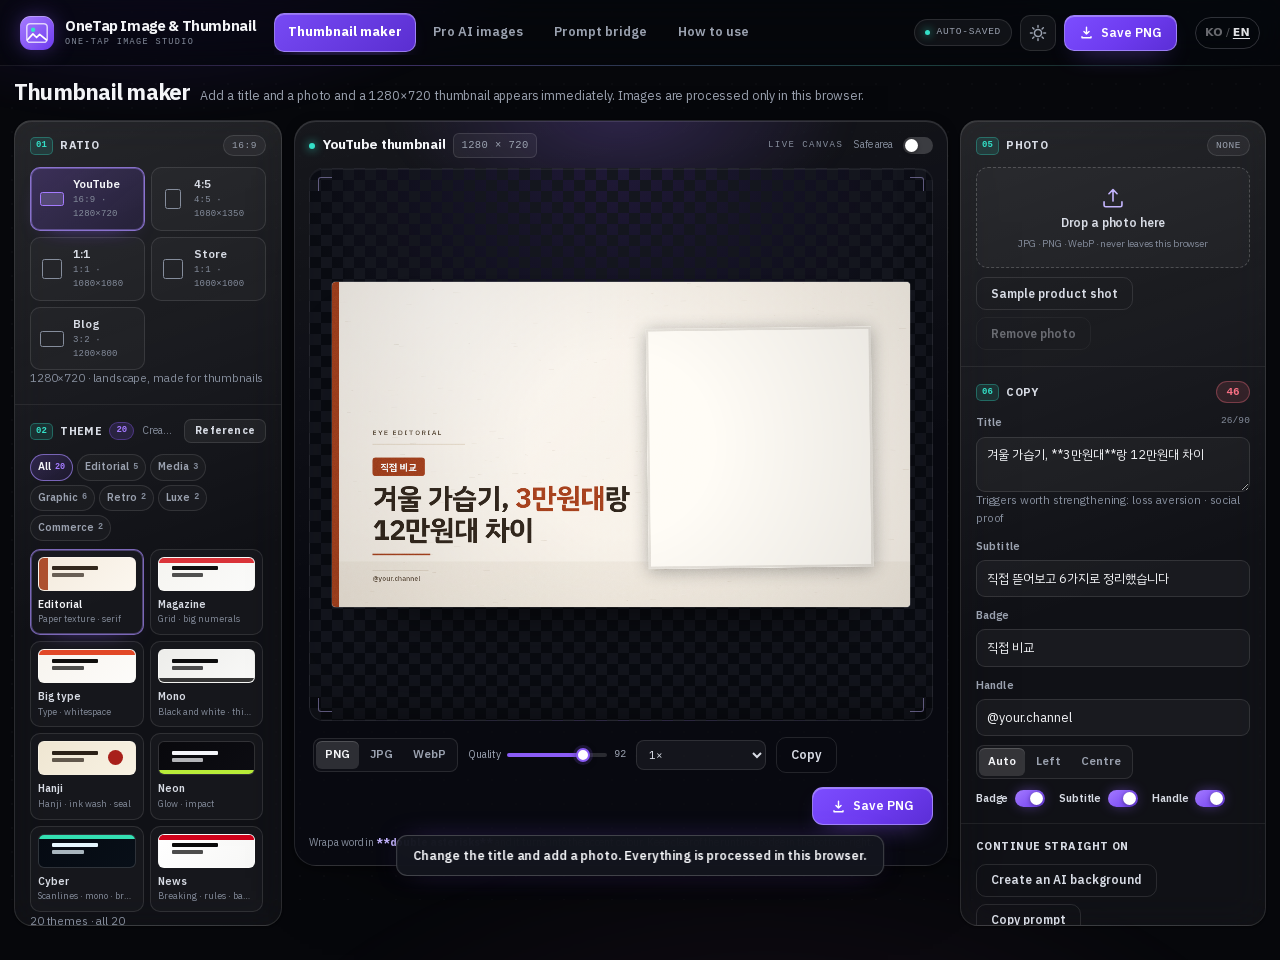
<file: index.html>
<!DOCTYPE html>
<html lang="ko">
<head>
<meta charset="utf-8" />
<meta name="viewport" content="width=device-width, initial-scale=1, viewport-fit=cover" />
<title>원탭 이미지·썸네일 스튜디오 — 사진 누끼·썸네일·AI 배경을 브라우저에서</title>
<meta name="description" content="사진 배경을 원클릭으로 투명하게 지우고, 유튜브·인스타·스마트스토어·블로그 썸네일을 실제 PNG/JPG/WebP로 저장합니다. API 키 없이 100% 무료, 유료 AI 키를 붙이면 문맥에 맞는 배경까지 자동 생성." />
<meta name="theme-color" content="#06070B" />
<meta name="color-scheme" content="dark light" />
<meta property="og:title" content="원탭 이미지·썸네일 스튜디오" />
<meta property="og:description" content="사진 누끼부터 AI 배경까지. 브라우저에서 바로 완성하는 썸네일." />
<link rel="icon" href="favicon.svg" type="image/svg+xml" />
<link rel="canonical" href="https://marcj81.github.io/ai-image-studio/" />
<meta property="og:url" content="https://marcj81.github.io/ai-image-studio/" />
<link rel="stylesheet" href="tokens.css" />
<link rel="stylesheet" href="styles.css" />
</head>
<body>
<a class="skip-link" href="#main">본문으로 바로가기</a>

<header class="topbar">
  <div class="topbar-inner">
    <a class="brand" href="#make" data-action="go-make" aria-label="원탭 이미지·썸네일 스튜디오 홈">
      <span class="brand-mark" aria-hidden="true">
        <svg viewBox="0 0 40 40" width="34" height="34">
          <defs>
            <linearGradient id="brandGrad" x1="0" y1="0" x2="1" y2="1">
              <stop offset="0" stop-color="#A47BFF" /><stop offset=".5" stop-color="#8B5CF6" /><stop offset="1" stop-color="#6D3BEF" />
            </linearGradient>
          </defs>
          <rect x="1" y="1" width="38" height="38" rx="12" fill="url(#brandGrad)" />
          <rect x="8" y="9" width="24" height="22" rx="4" fill="none" stroke="#fff" stroke-width="1.8" stroke-opacity=".72" />
          <circle cx="15.4" cy="16.2" r="2.6" fill="#34E0C8" />
          <path d="M8.6 28.2l6.6-7.1 4.3 4.2 3.6-3.7 8.1 6.6" fill="none" stroke="#fff" stroke-width="2" stroke-linecap="round" stroke-linejoin="round" />
        </svg>
      </span>
      <span class="brand-text">
        <strong>원탭 이미지·썸네일</strong>
        <small>ONE-TAP IMAGE STUDIO</small>
      </span>
    </a>

    <nav class="tabs" role="tablist" aria-label="주요 화면">
      <button class="tab is-active" role="tab" aria-selected="true" aria-controls="view-make" data-tab="make">썸네일 제작</button>
      <button class="tab" role="tab" aria-selected="false" aria-controls="view-pro" data-tab="pro">Pro AI 이미지</button>
      <button class="tab" role="tab" aria-selected="false" aria-controls="view-bridge" data-tab="bridge">프롬프트 브리지</button>
      <button class="tab" role="tab" aria-selected="false" aria-controls="view-guide" data-tab="guide">사용 안내</button>
    </nav>

    <div class="top-actions">
      <span class="save-state" id="saveState" aria-live="polite">자동 저장됨</span>
      <button type="button" class="icon-btn" id="themeToggle" aria-label="밝은 화면으로 전환" title="라이트/다크">
        <svg class="ico-sun" viewBox="0 0 20 20" width="18" height="18" aria-hidden="true"><circle cx="10" cy="10" r="4" fill="none" stroke="currentColor" stroke-width="1.7"/><path d="M10 1.6v2M10 16.4v2M1.6 10h2M16.4 10h2M4.1 4.1l1.4 1.4M14.5 14.5l1.4 1.4M15.9 4.1l-1.4 1.4M5.5 14.5l-1.4 1.4" stroke="currentColor" stroke-width="1.6" stroke-linecap="round"/></svg>
        <svg class="ico-moon" viewBox="0 0 20 20" width="18" height="18" aria-hidden="true"><path d="M16.5 12.4A7 7 0 0 1 7.6 3.5a7 7 0 1 0 8.9 8.9z" fill="none" stroke="currentColor" stroke-width="1.7" stroke-linejoin="round"/></svg>
      </button>
      <button type="button" class="btn btn-primary" id="topDownload" data-action="download">
        <svg viewBox="0 0 20 20" width="15" height="15" aria-hidden="true"><path d="M10 3v9m0 0l-3.4-3.4M10 12l3.4-3.4M4 15.6V17h12v-1.4" stroke="currentColor" stroke-width="1.9" stroke-linecap="round" stroke-linejoin="round" fill="none"/></svg>
        <span id="topDownloadLabel">PNG 저장</span>
      </button>
    </div>
  </div>
</header>

<main id="main" tabindex="-1">

  <!-- ══ 썸네일 제작 ══════════════════════════════════════ -->
  <section class="view" id="view-make" role="tabpanel" aria-label="썸네일 제작">
    <div class="studio studio--titled">
      <header class="view-head">
        <h1>썸네일 제작</h1>
        <p>제목과 사진만 넣으면 1280×720 썸네일이 바로 나옵니다. 이미지는 이 브라우저에서만 처리됩니다.</p>
      </header>

      <!-- 좌: 비율 · 테마 · 배경 -->
      <aside class="panel col-left" aria-label="비율과 배경 설정">
        <section class="block">
          <div class="panel-head">
            <h2><span class="idx">01</span> 비율</h2>
            <span class="chip" id="ratioChip">16:9</span>
          </div>
          <div class="ratio-grid" id="ratioGrid" role="radiogroup" aria-label="캔버스 비율"></div>
          <p class="hint" id="ratioHint">1280×720 · 썸네일에 꼭 맞는 가로형</p>
        </section>

        <section class="block">
          <div class="panel-head">
            <h2><span class="idx">02</span> 테마 <span class="count-badge">20</span></h2>
            <span class="head-tools"><span class="muted" id="themeName">크림 에디토리얼</span>
              <button type="button" class="mini-btn" id="refJump" title="색·구조를 레퍼런스에서 가져오기">레퍼런스</button></span>
          </div>
          <div class="cat-row" id="themeCats" role="group" aria-label="테마 카테고리"></div>
          <div class="theme-grid" id="themeGrid" role="radiogroup" aria-label="디자인 테마"></div>
          <p class="hint" id="themeHint">테마 20종 · 전체 20종</p>
        </section>

        <section class="block">
          <div class="panel-head">
            <h2><span class="idx">03</span> 배경</h2>
            <div class="seg seg-sm" id="bgSeg" role="group" aria-label="배경 소스">
              <button type="button" class="seg-btn is-active" data-bg="theme">테마</button>
              <button type="button" class="seg-btn" data-bg="color">단색</button>
              <button type="button" class="seg-btn" data-bg="image">사진</button>
            </div>
          </div>
          <div class="color-row">
            <label class="field field-color">
              <span>배경색</span>
              <span class="color-wrap"><input type="color" id="bgColor" value="#F3EADD" /><em id="bgColorVal">#F3EADD</em></span>
            </label>
            <label class="field field-color">
              <span>포인트색</span>
              <span class="color-wrap"><input type="color" id="accentColor" value="#A8431F" /><em id="accentColorVal">#A8431F</em></span>
            </label>
          </div>
          <label class="field range-field">
            <span>질감 <b id="textureVal">40</b></span>
            <input type="range" id="textureRange" min="0" max="100" value="40" />
          </label>
          <label class="field range-field">
            <span>그레인 <b id="grainVal">22</b></span>
            <input type="range" id="grainRange" min="0" max="100" value="22" />
          </label>
          <label class="field range-field">
            <span>비네트 <b id="vignetteVal">30</b></span>
            <input type="range" id="vignetteRange" min="0" max="100" value="30" />
          </label>
          <button type="button" class="btn btn-ghost btn-block" id="paletteReset">테마 색으로 되돌리기</button>
        </section>

        <section class="block" id="refBlock" aria-labelledby="refTitle">
          <div class="panel-head">
            <h2 id="refTitle"><span class="idx">04</span> 레퍼런스</h2>
            <span class="chip" id="refChip">없음</span>
          </div>
          <div class="input-inline">
            <input type="url" id="ytUrl" placeholder="youtube.com/watch?v=… · youtu.be/…" autocomplete="off" spellcheck="false" aria-label="유튜브 영상 링크" />
            <button type="button" class="btn btn-ghost btn-sm" id="ytLoad">불러오기</button>
          </div>
          <div class="ref-drop" id="refDrop" tabindex="0" role="button" aria-label="레퍼런스 이미지 업로드 또는 붙여넣기">
            <span class="ref-drop-ico" aria-hidden="true">
              <svg viewBox="0 0 24 24" width="18" height="18"><rect x="3" y="4" width="18" height="16" rx="3" fill="none" stroke="currentColor" stroke-width="1.7"/><circle cx="9" cy="9.5" r="1.8" fill="currentColor"/><path d="M4 17l5-5 3.4 3.4L15 12l5 5" fill="none" stroke="currentColor" stroke-width="1.7" stroke-linecap="round" stroke-linejoin="round"/></svg>
            </span>
            <b>레퍼런스 이미지 넣기</b>
            <small>핀터레스트 캡처·유튜브 썸네일을 끌어다 놓거나 <b>Ctrl+V</b></small>
          </div>
          <input type="file" id="refInput" accept="image/*" aria-label="레퍼런스 이미지 파일 선택" hidden />
          <div class="btn-row">
            <button type="button" class="btn btn-ghost btn-sm" id="refPasteBtn">Ctrl+V 붙여넣기</button>
            <button type="button" class="btn btn-ghost btn-sm" id="refClear" disabled>지우기</button>
          </div>
          <p class="hint" id="refStatus">핀터레스트 주소는 브라우저 보안(CORS) 때문에 직접 읽지 않습니다. 이미지를 복사해 <b>Ctrl+V</b> 하거나 올려 주세요.</p>
          <div class="ref-thumbs" id="refThumbs" hidden></div>
          <div class="ref-result" id="refResult" hidden>
            <div class="ref-swatches" id="refSwatches"></div>
            <div class="ref-meta" id="refMeta"></div>
            <div class="ref-bar" aria-hidden="true"><span id="refBarFill"></span></div>
            <label class="field">
              <span>프리셋 이름</span>
              <input type="text" id="presetName" maxlength="24" placeholder="예) 우리 채널 톤" autocomplete="off" />
            </label>
            <div class="btn-row">
              <button type="button" class="btn btn-primary btn-sm" id="refApply">디자인에 적용</button>
              <button type="button" class="btn btn-ghost btn-sm" id="refSave">프리셋 저장</button>
            </div>
            <label class="switch switch-sm ref-toggle"><input type="checkbox" id="refPromptToggle" checked /><span>Pro 프롬프트에 반영</span><i class="sw" aria-hidden="true"></i></label>
          </div>
          <div class="ref-presets" id="refPresets" hidden>
            <span class="mini-title">내 브랜드 프리셋</span>
            <div class="preset-row" id="presetRow"></div>
          </div>
        </section>

        <section class="block block-note">
          <h3 class="mini-title">이 브라우저에서만</h3>
          <p class="hint">사진과 문구는 어디에도 업로드되지 않습니다. 저장한 이미지도 이 기기에 바로 내려받습니다.</p>
        </section>
      </aside>

      <!-- 가운데: 캔버스 -->
      <section class="stage" aria-label="썸네일 미리보기">
        <div class="stage-top">
          <div class="stage-label">
            <span class="live-dot" aria-hidden="true"></span>
            <strong id="stageRatioName">유튜브 썸네일</strong>
            <span class="stage-dims" id="stageDims">1280 × 720</span>
          </div>
          <div class="stage-top-right">
            <span class="stage-kicker" aria-hidden="true">LIVE CANVAS</span>
            <span class="safe-chip" id="safeChip">안전영역</span>
            <label class="switch switch-sm" title="안전영역 표시">
              <input type="checkbox" id="safeToggle" />
              <span class="sr-only">안전영역 표시</span>
              <i class="sw" aria-hidden="true"></i>
            </label>
          </div>
        </div>

        <div class="canvas-wrap" id="canvasWrap">
          <i class="crop tl" aria-hidden="true"></i><i class="crop tr" aria-hidden="true"></i>
          <i class="crop bl" aria-hidden="true"></i><i class="crop br" aria-hidden="true"></i>
          <div class="canvas-inner" id="canvasInner">
            <canvas id="canvas" width="1280" height="720" aria-label="썸네일 미리보기 캔버스">이 브라우저는 캔버스를 지원하지 않습니다.</canvas>
          </div>
          <div class="canvas-empty" id="canvasEmpty" hidden>
            <p>사진을 넣으면 여기에 바로 합성됩니다.</p>
          </div>
        </div>

        <div class="stage-actions">
          <div class="dock-group">
            <div class="seg seg-sm" id="formatSeg" role="group" aria-label="저장 형식">
              <button type="button" class="seg-btn is-active" data-format="png">PNG</button>
              <button type="button" class="seg-btn" data-format="jpeg">JPG</button>
              <button type="button" class="seg-btn" data-format="webp">WebP</button>
            </div>
            <label class="inline-range" title="JPG·WebP 품질">
              <span>품질</span>
              <input type="range" id="qualityRange" min="60" max="100" value="92" />
              <b id="qualityVal">92</b>
            </label>
            <label class="inline-select">
              <span class="sr-only">해상도 배율</span>
              <select id="scaleSelect">
                <option value="1">1×</option>
                <option value="2">2× 고해상</option>
              </select>
            </label>
            <button type="button" class="btn btn-ghost" id="copyImage" title="이미지를 클립보드로 복사">복사</button>
          </div>
          <button type="button" class="btn btn-primary" id="downloadBtn">
            <svg viewBox="0 0 20 20" width="15" height="15" aria-hidden="true"><path d="M10 3v9m0 0l-3.4-3.4M10 12l3.4-3.4M4 15.6V17h12v-1.4" stroke="currentColor" stroke-width="1.9" stroke-linecap="round" stroke-linejoin="round" fill="none"/></svg>
            <span id="downloadLabel">PNG 저장</span>
          </button>
        </div>
        <p class="stage-note" id="stageNote">강조는 <b>**이렇게**</b> 감싸면 포인트색으로 바뀝니다. 파일명은 제목에서 자동으로 만듭니다.</p>
      </section>

      <!-- 우: 사진 · 문구 -->
      <aside class="panel col-right" aria-label="사진과 문구 설정">
        <section class="block">
          <div class="panel-head">
            <h2><span class="idx">05</span> 사진</h2>
            <span class="chip" id="photoState">없음</span>
          </div>
          <div class="dropzone" id="dropzone" tabindex="0" role="button" aria-label="사진 업로드 또는 끌어다 놓기">
            <svg viewBox="0 0 32 32" width="26" height="26" aria-hidden="true"><path d="M16 21V7m0 0l-5 5m5-5l5 5M5 22v4a2 2 0 0 0 2 2h18a2 2 0 0 0 2-2v-4" fill="none" stroke="currentColor" stroke-width="2" stroke-linecap="round" stroke-linejoin="round"/></svg>
            <strong>사진 끌어다 놓기</strong>
            <small>JPG·PNG·WebP · 이 브라우저 밖으로 나가지 않습니다</small>
          </div>
          <input type="file" id="photoInput" accept="image/*" aria-label="사진 파일 선택" hidden />
          <div class="btn-row">
            <button type="button" class="btn btn-ghost" id="sampleBtn">샘플 제품컷</button>
            <button type="button" class="btn btn-ghost" id="photoClear" disabled>사진 빼기</button>
          </div>

          <div class="cut-box" id="cutBox" hidden>
            <label class="switch"><input type="checkbox" id="cutToggle" checked /><span>배경 투명화</span><i class="sw" aria-hidden="true"></i></label>
            <div class="cut-grid">
              <label class="field">
                <span>방식</span>
                <select id="algoSelect">
                  <option value="flood">가장자리 연결 (권장)</option>
                  <option value="auto">색상 거리 전체</option>
                  <option value="light">밝은 배경 지우기</option>
                </select>
              </label>
              <label class="field">
                <span>강도 <b id="strengthVal">45</b></span>
                <input type="range" id="strengthRange" min="0" max="100" value="45" />
              </label>
              <label class="field">
                <span>허용 오차 <b id="toleranceVal">38</b></span>
                <input type="range" id="toleranceRange" min="5" max="110" value="38" />
              </label>
              <label class="field">
                <span>가장자리 부드럽게 <b id="featherVal">3</b></span>
                <input type="range" id="featherRange" min="0" max="12" value="3" />
              </label>
            </div>
            <p class="hint" id="cutStats">테두리 색을 읽어 배경을 지웁니다. 남는 부분은 허용 오차를 올리세요.</p>

            <div class="ai-cut" id="aiCutBox">
              <div class="ai-cut-head">
                <b>AI 누끼</b>
                <span class="hint" id="aiCutState">사람·사물을 인식해 배경을 지웁니다 · 사진은 전송되지 않습니다</span>
              </div>
              <div class="btn-row">
                <button type="button" class="btn btn-ghost" id="aiCutPerson">인물 누끼 (AI)</button>
                <button type="button" class="btn btn-ghost" id="aiCutObject">사물 누끼 (AI)</button>
              </div>
              <p class="hint" id="aiCutNote">처음 누를 때만 인식 엔진(약 15MB)을 이 브라우저로 받습니다. 실패하면 위 색상 방식으로 그대로 돌아갑니다.</p>
            </div>

            <div class="btn-row">
              <button type="button" class="btn btn-ghost" id="cutPreview">원본/누끼 비교</button>
              <button type="button" class="btn btn-ghost" id="bgFromPhoto">사진을 배경으로</button>
            </div>
          </div>

          <div class="subject-box" id="subjectBox" hidden>
            <label class="field range-field">
              <span>크기 <b id="scaleVal">100</b>%</span>
              <input type="range" id="subjectScale" min="20" max="190" value="100" />
            </label>
            <label class="field range-field">
              <span>가로 위치 <b id="posXVal">50</b></span>
              <input type="range" id="subjectX" min="0" max="100" value="50" />
            </label>
            <label class="field range-field">
              <span>세로 위치 <b id="posYVal">50</b></span>
              <input type="range" id="subjectY" min="0" max="100" value="50" />
            </label>
            <label class="field range-field">
              <span>그림자 <b id="shadowVal">45</b></span>
              <input type="range" id="shadowRange" min="0" max="100" value="45" />
            </label>
          </div>
        </section>

        <section class="block">
          <div class="panel-head">
            <h2><span class="idx">06</span> 문구</h2>
            <span class="score-chip" id="headlineScore" title="카피심리 엔진으로 계산한 제목 후킹 점수">–</span>
          </div>
          <label class="field">
            <span>제목 <b class="count" id="titleCount">0/90</b></span>
            <textarea id="titleInput" rows="2" maxlength="90" placeholder="예) 겨울 가습기, **3만원대**랑 12만원대 차이"></textarea>
          </label>
          <p class="hint" id="scoreTip">**강조** 문법으로 핵심 단어만 포인트색으로.</p>
          <label class="field">
            <span>부제</span>
            <input type="text" id="subInput" maxlength="70" placeholder="한 줄 설명 (선택)" autocomplete="off" />
          </label>
          <label class="field">
            <span>배지</span>
            <input type="text" id="badgeInput" maxlength="18" placeholder="예) 직접 비교" autocomplete="off" />
          </label>
          <label class="field">
            <span>핸들</span>
            <input type="text" id="handleInput" maxlength="28" placeholder="@your.channel" autocomplete="off" />
          </label>
          <div class="btn-row">
            <div class="seg seg-sm" id="alignSeg" role="group" aria-label="문구 정렬">
              <button type="button" class="seg-btn is-active" data-align="auto">자동</button>
              <button type="button" class="seg-btn" data-align="left">왼쪽</button>
              <button type="button" class="seg-btn" data-align="center">가운데</button>
            </div>
          </div>
          <div class="toggles">
            <label class="switch switch-sm"><input type="checkbox" id="showBadge" checked /><span>배지</span><i class="sw" aria-hidden="true"></i></label>
            <label class="switch switch-sm"><input type="checkbox" id="showSub" checked /><span>부제</span><i class="sw" aria-hidden="true"></i></label>
            <label class="switch switch-sm"><input type="checkbox" id="showHandle" checked /><span>핸들</span><i class="sw" aria-hidden="true"></i></label>
          </div>
        </section>

        <section class="block">
          <h3 class="mini-title">바로 이어서</h3>
          <div class="btn-row">
            <button type="button" class="btn btn-ghost" id="goPro">AI 배경 만들기</button>
            <button type="button" class="btn btn-ghost" id="goBridge">프롬프트 복사</button>
          </div>
          <p class="hint">키 없이도 지금 상태 그대로 저장할 수 있습니다.</p>
        </section>
      </aside>
    </div>
  </section>

  <!-- ══ Pro AI 이미지 ═══════════════════════════════════ -->
  <section class="view" id="view-pro" role="tabpanel" aria-label="Pro AI 이미지" hidden>
    <div class="pro-wrap">
      <header class="page-head">
        <div>
          <h1>Pro AI 이미지</h1>
          <p>제목과 주제만 넣으면 썸네일에 맞는 배경을 만들어 캔버스에 바로 얹습니다. 키는 이 탭의 세션에만 남습니다.</p>
        </div>
        <span class="pill" id="proState">무료 모드 · 키 없이 사용 중</span>
      </header>

      <section aria-labelledby="providerTitle">
        <div class="section-head">
          <h2 id="providerTitle">API 선택</h2>
          <span class="hint">1·2·3번은 대표 이미지/텍스트 API, 4번은 직접 만든 프록시 서버입니다.</span>
        </div>
        <div class="provider-grid" id="providerGrid" role="radiogroup" aria-label="Pro API 제공자"></div>
      </section>

      <div class="pro-grid">
        <section class="card" id="configCard" aria-labelledby="configTitle">
          <div class="card-head">
            <h2 id="configTitle">연결 설정</h2>
            <span class="chip" id="configChip">OpenAI</span>
          </div>
          <div id="configFields" class="config-fields">
            <p class="hint">API 키 붙여넣기 — 키는 이 탭의 세션에만 저장됩니다.</p>
          </div>
          <p class="hint" id="providerNote"></p>
          <div class="btn-row">
            <button type="button" class="btn btn-ghost" id="keyClear">키 지우기</button>
            <a class="btn btn-ghost" id="keyLink" href="https://platform.openai.com/api-keys" target="_blank" rel="noopener noreferrer">키 발급 페이지</a>
          </div>
          <p class="hint key-hint">세션 저장 · 탭을 닫으면 사라집니다. 키는 공급자에게만 직접 전송되고 이 앱의 서버로는 가지 않습니다.</p>
        </section>

        <section class="card" aria-labelledby="sceneTitle">
          <div class="card-head">
            <h2 id="sceneTitle">장면 프롬프트</h2>
            <span class="chip" id="promptAspect">16:9</span>
          </div>
          <label class="field">
            <span>주제 <b class="count">비우면 제목 사용</b></span>
            <textarea id="topicInput" rows="2" maxlength="160" placeholder="예) 겨울철 가습기 비교, 세라믹 가습기와 초음파 가습기"></textarea>
          </label>
          <div class="chip-row" id="styleChips" role="group" aria-label="이미지 스타일"></div>
          <div class="two-col">
            <label class="field">
              <span>분위기</span>
              <select id="moodSelect"></select>
            </label>
            <label class="field">
              <span>조명</span>
              <select id="lightSelect"></select>
            </label>
          </div>
          <label class="field">
            <span>추가 지시 (선택)</span>
            <input type="text" id="extraInput" maxlength="120" placeholder="예) 오크 테이블 위, 오른쪽에 여백" autocomplete="off" />
          </label>
          <div class="prompt-preview">
            <div class="prompt-preview-head">
              <span>생성될 프롬프트</span>
              <button type="button" class="mini-btn" id="promptCopy">복사</button>
            </div>
            <p id="promptPreview">제목을 입력하면 영어 프롬프트가 자동으로 만들어집니다.</p>
          </div>
        </section>
      </div>

      <section class="card run-card" aria-labelledby="runTitle">
        <div class="card-head">
          <h2 id="runTitle">생성</h2>
          <span class="chip" id="costChip">키 필요</span>
        </div>
        <div class="run-row">
          <button type="button" class="btn btn-primary btn-lg" id="generateBtn">
            <span class="spinner" aria-hidden="true"></span>
            <span id="generateLabel">AI 배경 생성</span>
          </button>
          <button type="button" class="btn btn-ghost" id="freePrompt">무료 AI로 프롬프트 다듬기</button>
          <span class="freeai-slot" id="freeBadge"></span>
          <button type="button" class="btn btn-ghost" id="sampleGenerate">키 없이 샘플로 체험</button>
          <button type="button" class="btn btn-ghost" id="cancelBtn" hidden>취소</button>
          <span class="run-status" id="runStatus" role="status" aria-live="polite">대기 중</span>
        </div>
        <div id="freeUpgrade" class="free-upgrade-slot"></div>
        <p class="hint" id="freePromptState" hidden></p>
        <ol class="run-steps" id="runSteps" hidden></ol>
        <div class="result-strip" id="resultStrip" hidden></div>
      </section>

      <section class="card tip-card">
        <h2>이미지 생성이 막힐 때</h2>
        <ul class="plain-list">
          <li><b>브라우저 직접 호출 차단(CORS)</b> — OpenAI는 브라우저에서 바로 부르면 막히는 경우가 있습니다. 그때는 4번 <b>자체 API 서버</b>에 프록시 주소를 넣으세요.</li>
          <li><b>Claude는 이미지를 그리지 않습니다</b> — 프롬프트를 고도화해 무료 모드나 구독 AI로 이어지는 용도입니다.</li>
          <li><b>결제·권한</b> — 키가 맞아도 이미지 생성 권한이나 잔액이 없으면 429가 납니다.</li>
        </ul>
      </section>
    </div>
  </section>

  <!-- ══ 프롬프트 브리지 ═════════════════════════════════ -->
  <section class="view" id="view-bridge" role="tabpanel" aria-label="프롬프트 브리지" hidden>
    <div class="pro-wrap">
      <header class="page-head">
        <div>
          <h1>프롬프트 브리지</h1>
          <p>이미 구독 중인 ChatGPT·Gemini·Midjourney에 그대로 붙여넣고, 받은 이미지를 다시 여기로 가져오면 끝납니다.</p>
        </div>
        <span class="pill">키 0원</span>
      </header>

      <div class="bridge-grid">
        <section class="card">
          <div class="card-head">
            <h2>1 · 프롬프트 복사</h2>
            <span class="chip" id="bridgeAspect">16:9</span>
          </div>
          <div class="seg" id="bridgeToolSeg" role="group" aria-label="복사할 도구">
            <button type="button" class="seg-btn is-active" data-tool="chatgpt">ChatGPT</button>
            <button type="button" class="seg-btn" data-tool="gemini">Gemini</button>
            <button type="button" class="seg-btn" data-tool="midjourney">Midjourney</button>
            <button type="button" class="seg-btn" data-tool="negative">네거티브</button>
          </div>
          <pre class="prompt-box" id="bridgePrompt" tabindex="0">제목을 먼저 입력하세요.</pre>
          <div class="btn-row">
            <button type="button" class="btn btn-primary" id="bridgeCopy">프롬프트 복사</button>
            <button type="button" class="btn btn-ghost" id="bridgeRefresh">다시 만들기</button>
          </div>
          <p class="hint">“이미지에 글자를 넣지 마세요”가 프롬프트에 포함되어 한글 제목은 캔버스에서 얹습니다.</p>
        </section>

        <section class="card">
          <div class="card-head">
            <h2>2 · 받은 이미지 가져오기</h2>
            <span class="chip">배경으로</span>
          </div>
          <div class="dropzone dropzone-tall" id="bridgeDrop" tabindex="0" role="button" aria-label="AI가 만든 이미지 업로드">
            <svg viewBox="0 0 32 32" width="28" height="28" aria-hidden="true"><rect x="5" y="6" width="22" height="20" rx="3" fill="none" stroke="currentColor" stroke-width="2"/><circle cx="12" cy="13" r="2.2" fill="currentColor"/><path d="M6.5 23l6.4-6.6 4 3.9 3.5-3.5 5.6 6.2" fill="none" stroke="currentColor" stroke-width="2" stroke-linecap="round" stroke-linejoin="round"/></svg>
            <strong>AI 결과 이미지 끌어다 놓기</strong>
            <small>배경 레이어에 바로 깔리고, 위에 제목이 얹힙니다</small>
          </div>
          <input type="file" id="bridgeInput" accept="image/*" aria-label="프롬프트 브리지로 받은 이미지 선택" hidden />
          <div class="btn-row">
            <button type="button" class="btn btn-ghost" id="bridgeToMake">썸네일 화면으로</button>
          </div>
          <p class="hint" id="bridgeStatus">아직 가져온 이미지가 없습니다.</p>
        </section>
      </div>

      <section class="card">
        <div class="card-head"><h2>3 · 붙여넣는 곳</h2></div>
        <div class="link-grid">
          <a class="link-card" href="https://chatgpt.com/" target="_blank" rel="noopener noreferrer"><b>ChatGPT</b><span>이미지 생성 · DALL·E</span></a>
          <a class="link-card" href="https://gemini.google.com/" target="_blank" rel="noopener noreferrer"><b>Gemini</b><span>Imagen 이미지 생성</span></a>
          <a class="link-card" href="https://www.midjourney.com/" target="_blank" rel="noopener noreferrer"><b>Midjourney</b><span>--ar 파라미터 포함</span></a>
          <a class="link-card" href="https://www.adobe.com/products/firefly.html" target="_blank" rel="noopener noreferrer"><b>Adobe Firefly</b><span>상업적 사용 안전</span></a>
        </div>
      </section>
    </div>
  </section>

  <!-- ══ 사용 안내 ═══════════════════════════════════════ -->
  <section class="view" id="view-guide" role="tabpanel" aria-label="사용 안내" hidden>
    <div class="pro-wrap">
      <header class="page-head">
        <div>
          <h1>사용 안내</h1>
          <p>무료 모드는 끝까지 무료입니다. 키를 붙이는 순간에만 Pro 기능이 열립니다.</p>
        </div>
        <span class="pill">무료 · 서버 없음</span>
      </header>

      <div class="guide-grid">
        <section class="card">
          <h2>무료 모드로 되는 일</h2>
          <ul class="check-list">
            <li>유튜브 16:9, 인스타·스레드 4:5, 정사각, 스마트스토어 1000×1000, 블로그 1200×800</li>
            <li>사진을 넣고 테두리 색을 읽어 배경을 투명하게 (강도·오차·페더 조절)</li>
            <li>테마 20종(에디토리얼·미디어·그래픽·레트로·럭스·커머스)의 질감·프레임·배지·한글 타이포 자동 배치</li>
            <li>유튜브 링크·레퍼런스 이미지(Ctrl+V)에서 색·톤·구조를 읽어 디자인에 적용, 내 브랜드 프리셋 저장</li>
            <li>PNG / JPG / WebP 저장, 2배 해상도 저장</li>
            <li>구독 AI에 붙일 이미지 프롬프트 생성·복사</li>
          </ul>
        </section>
        <section class="card">
          <h2>키를 붙이면 열리는 일</h2>
          <ul class="check-list">
            <li>OpenAI(gpt-image-1·DALL·E 3) · Gemini(Imagen 3)로 배경 생성</li>
            <li>생성한 이미지를 캔버스 배경에 자동 삽입</li>
            <li>Claude로 프롬프트를 더 정교하게 다듬기</li>
            <li>자체 API 서버(프록시) 연결</li>
          </ul>
          <p class="hint">이미지 1장당 비용은 공급자 가격표에 따릅니다. 앱은 결제를 대신하지 않습니다.</p>
        </section>
      </div>

      <section class="card">
        <h2>레퍼런스 벤치마킹</h2>
        <div class="faq">
          <details open><summary>유튜브 링크로 썸네일 분석</summary><p>youtube.com/watch?v=… · youtu.be/… · /shorts/… 주소를 넣으면 공식 썸네일을 불러와 <b>배경색·포인트색·글자색, 밝기(다크/라이트/비비드), 텍스트 배치 구조</b>를 읽습니다. 화질이 없으면 기본 썸네일로 자동 대체합니다.</p></details>
          <details><summary>핀터레스트 주소를 넣으면 왜 안 되나요?</summary><p>핀터레스트는 다른 사이트가 이미지를 읽어 가지 못하게 막아 둡니다(CORS). 정적 웹앱에서는 주소만으로 픽셀을 읽을 수 없습니다. 이미지를 <b>길게 눌러 복사한 뒤 Ctrl+V</b> 하거나 캡처해서 올리면 바로 분석합니다.</p></details>
          <details><summary>적용하면 무엇이 바뀌나요?</summary><p>추출한 배경색·포인트색으로 캔버스 색을 바꾸고, 가장 비슷한 테마를 고른 뒤 <b>텍스트·피사체 배치(좌측/우측/중앙/하단 바/상하 분할)</b>를 그 구조로 옮깁니다. 프리셋으로 저장하면 다음에 한 번에 불러옵니다.</p></details>
          <details><summary>프롬프트에도 반영되나요?</summary><p>‘Pro 프롬프트에 반영’이 켜져 있으면 AI 배경 프롬프트 끝에 레퍼런스의 색·구도·질감 지시가 영어로 붙습니다. 프롬프트 브리지의 ChatGPT·Gemini·Midjourney 문장에도 함께 들어갑니다.</p></details>
        </div>
      </section>

      <section class="card">
        <h2>사진 누끼가 잘 안 될 때</h2>
        <div class="faq">
          <details><summary>배경이 남아 있어요</summary><p>허용 오차를 5~10씩 올리고, 방식은 <b>가장자리 색 자동</b>을 먼저 시도하세요. 배경과 비슷한 색이 피사체 안에 많다면 <b>배경과 연결된 영역만</b>이 안전합니다.</p></details>
          <details><summary>피사체 가장자리가 하얗게 파여요</summary><p>페더를 4~6으로 올리고 강도를 35~45로 낮추세요. 허용 오차가 너무 높으면 피사체가 함께 지워집니다.</p></details>
          <details><summary>흰 배경 제품 사진이에요</summary><p><b>밝은 배경 지우기</b>가 가장 빠릅니다. 제품에 흰 부분이 많다면 <b>배경과 연결된 영역만</b>으로 바꾸세요.</p></details>
          <details><summary>누끼 이미지는 어디에 저장되나요?</summary><p>메모리에만 있습니다. 새로고침하면 사라지고, 서버로 전송되지 않습니다.</p></details>
        </div>
      </section>

      <section class="card">
        <h2>안전하게 쓰는 법</h2>
        <ul class="plain-list">
          <li>API 키는 <b>sessionStorage</b>에만 저장됩니다. 공용 PC에서는 탭을 닫으면 사라집니다.</li>
          <li>키가 필요 없는 작업은 키를 넣지 않아도 전부 됩니다.</li>
          <li>이 앱에는 서버가 없습니다. 이미지와 문구는 이 브라우저에서만 처리됩니다.</li>
          <li>사람 얼굴이 포함된 사진을 외부 AI에 올릴 때는 초상권·초상 사용 범위를 확인하세요.</li>
          <li>AI로 만든 이미지를 상업적으로 쓸 때는 각 공급자의 약관을 확인하세요.</li>
        </ul>
      </section>

      <section class="card meta-card">
        <h2>만든 것</h2>
        <p class="hint">원탭 이미지·썸네일 스튜디오 v2.0 · 순수 HTML/CSS/JS, 빌드 없음 · 폰트 IBM Plex Sans KR(로컬) · 카피심리·디자인 레퍼런스·레퍼런스 벤치마킹 엔진 내장.</p>
        <p class="hint">버전 2.0.0 · <a href="privacy.html">개인정보 처리방침</a></p>
      </section>
    </div>
  </section>
</main>

<div class="toast" id="toast" role="status" aria-live="polite" hidden></div>

<script src="engines/design-ref-engine.js"></script>
<script src="engines/free-ai.js"></script>
<script src="engines/copy-psych-engine.js"></script>
<script src="core.js"></script>
<script src="app.js"></script>
<script src="i18n.js"></script>
</body>
</html>
</file>
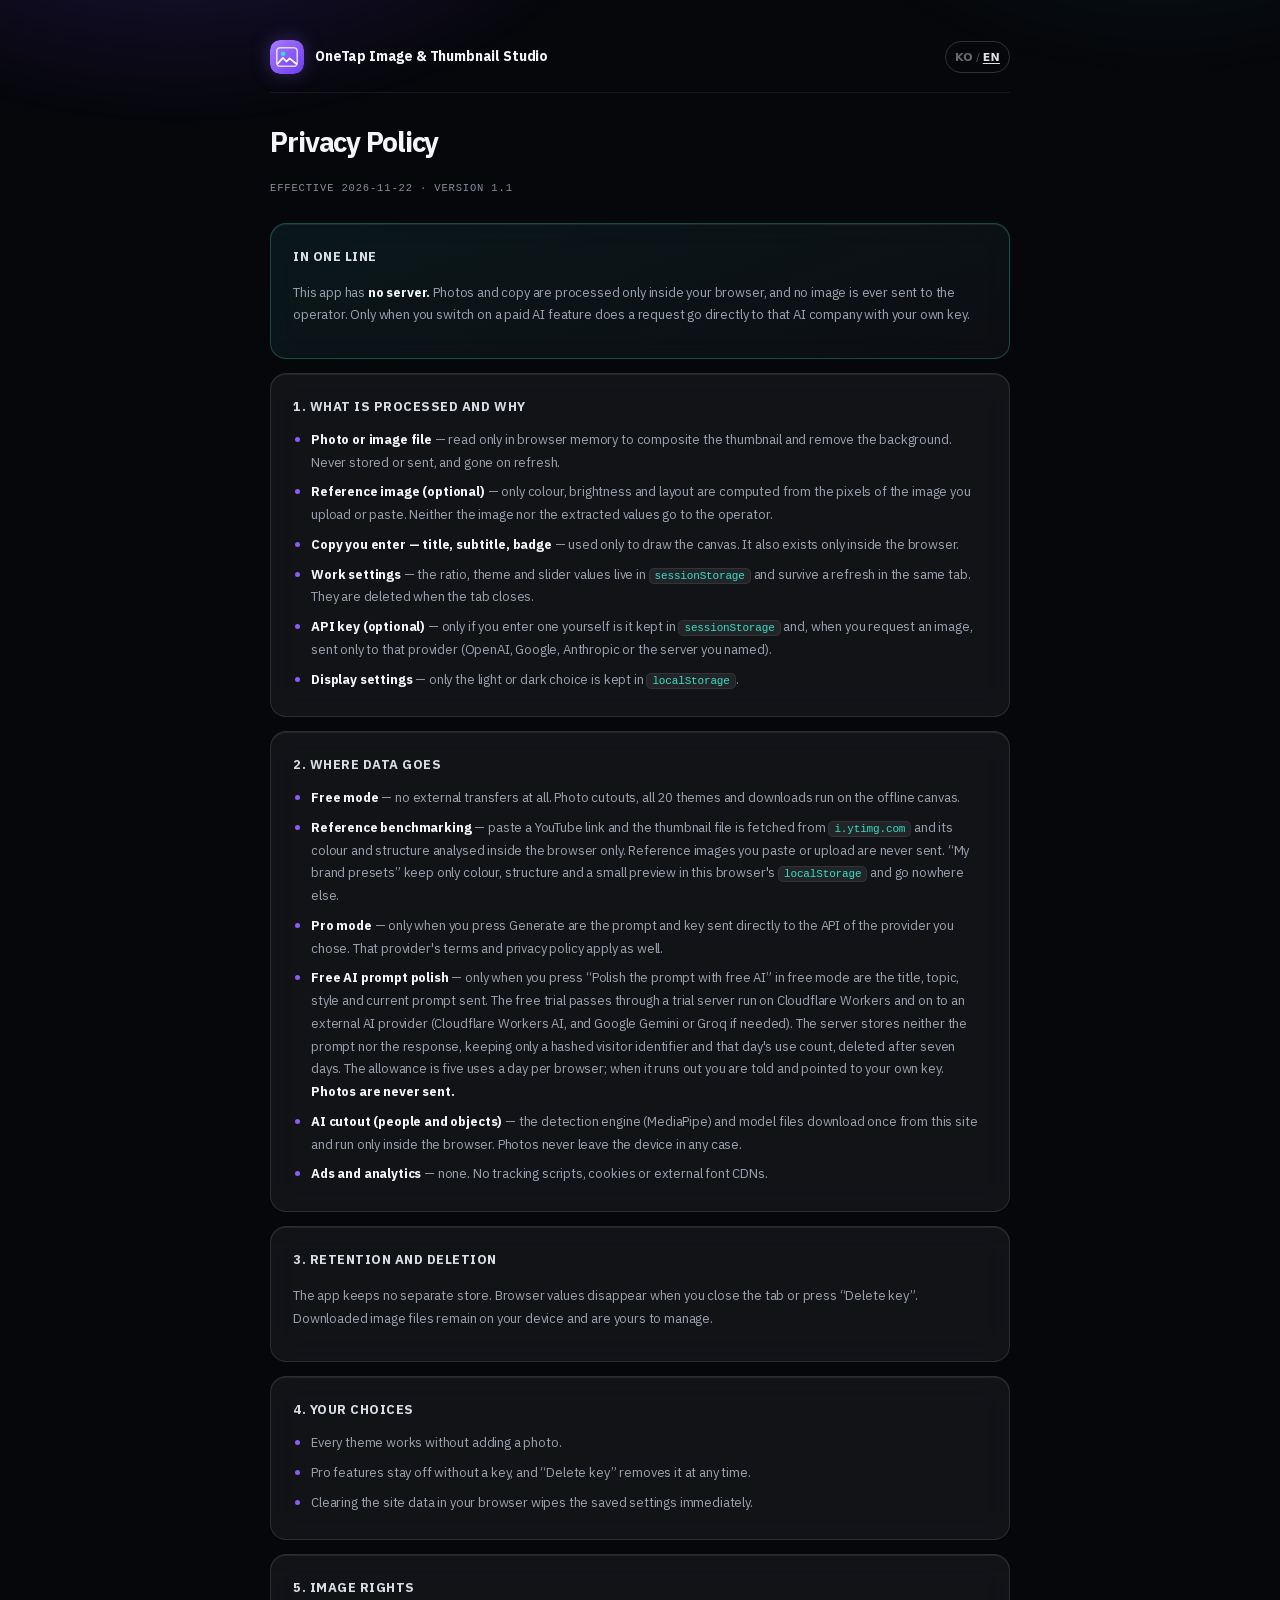
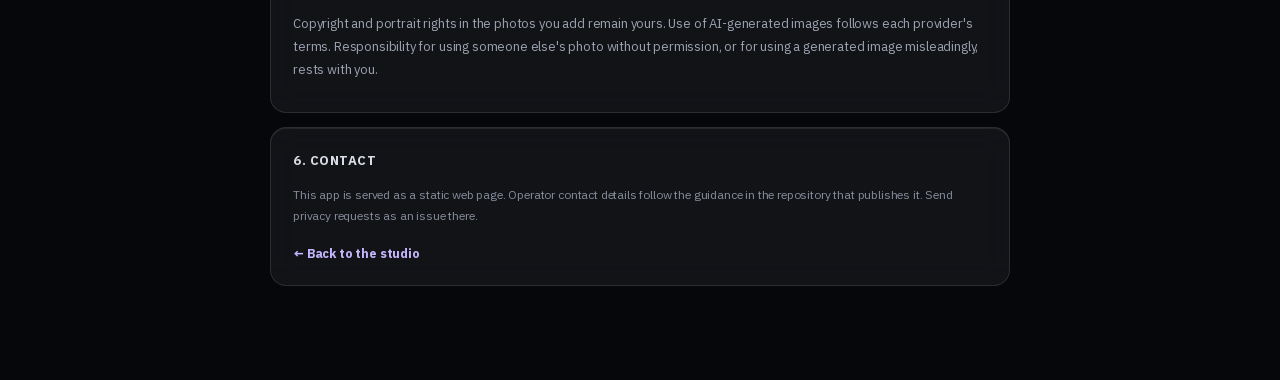
<file: privacy.html>
<!DOCTYPE html>
<html lang="ko">
<head>
<meta charset="utf-8" />
<meta name="viewport" content="width=device-width, initial-scale=1" />
<title>개인정보 처리방침 — 원탭 이미지·썸네일 스튜디오</title>
<meta name="description" content="원탭 이미지·썸네일 스튜디오는 서버가 없습니다. 사진과 문구는 브라우저 안에서만 처리되고, API 키는 탭 세션에만 저장됩니다." />
<meta name="robots" content="index,follow" />
<meta name="theme-color" content="#06070B" />
<link rel="icon" href="favicon.svg" type="image/svg+xml" />
<link rel="canonical" href="https://marcj81.github.io/ai-image-studio/privacy.html" />
<style>
  :root {
    color-scheme: dark;
    --canvas: #06070B; --glass: rgba(255,255,255,.05); --glass-2: rgba(255,255,255,.085);
    --edge: rgba(255,255,255,.11); --hair: rgba(255,255,255,.07);
    --ink: #F4F5F8; --ink2: #D8DCE5; --ink3: #9BA2B0; --ink4: #858D9C;
    --violet: #8B5CF6; --violet-ink: #C4B5FD; --teal: #34E0C8;
    --font: 'PlexKR', -apple-system, BlinkMacSystemFont, 'Apple SD Gothic Neo', 'Malgun Gothic', 'Segoe UI', sans-serif;
    --mono: ui-monospace, SFMono-Regular, Menlo, Consolas, monospace;
  }
  @font-face {
    font-family: 'PlexKR';
    src: url('assets/fonts/plexkr-Regular.woff2') format('woff2');
    font-weight: 400; font-style: normal; font-display: swap;
  }
  @font-face {
    font-family: 'PlexKR';
    src: url('assets/fonts/plexkr-Bold.woff2') format('woff2');
    font-weight: 700 900; font-style: normal; font-display: swap;
  }
  * { box-sizing: border-box; }
  body {
    margin: 0; min-height: 100vh; overflow-x: hidden;
    background: var(--canvas); color: var(--ink); font-family: var(--font);
    line-height: 1.75; letter-spacing: -.01em;
    -webkit-font-smoothing: antialiased;
  }
  body::before {
    content: ''; position: fixed; inset: -20% -10%; z-index: -1; pointer-events: none;
    background:
      radial-gradient(44% 34% at 20% 0%, rgba(109,59,239,.28), transparent 70%),
      radial-gradient(34% 26% at 84% 2%, rgba(52,224,200,.08), transparent 70%);
    filter: blur(8px);
  }
  .wrap { max-width: 780px; margin: 0 auto; padding: 40px 20px 80px; }
  header {
    display: flex; align-items: center; gap: 11px; margin-bottom: 26px;
    padding-bottom: 18px; border-bottom: 1px solid var(--hair);
  }
  header img {
    width: 34px; height: 34px; border-radius: 10px;
    box-shadow: 0 0 22px -6px rgba(139,92,246,.8);
  }
  header a { color: var(--ink); text-decoration: none; font-weight: 700; font-size: 14px; }
  header a:hover { color: var(--violet-ink); }
  h1 { font-size: 28px; letter-spacing: -.04em; margin: 0 0 6px; }
  .meta {
    font-family: var(--mono); font-size: 10.5px; letter-spacing: .08em;
    text-transform: uppercase; color: var(--ink4); margin-bottom: 26px;
  }
  .card {
    background: var(--glass); border: 1px solid var(--edge); border-radius: 16px;
    padding: 22px 22px 18px; margin-bottom: 14px;
    backdrop-filter: blur(14px);
    box-shadow: inset 0 1px 0 rgba(255,255,255,.08);
  }
  h2 {
    font-size: 13px; margin: 0 0 10px; letter-spacing: .04em;
    text-transform: uppercase; color: var(--ink2);
  }
  p, li { font-size: 13px; color: var(--ink3); line-height: 1.75; }
  p b, li b { color: var(--ink); }
  ul { padding-left: 18px; margin: 8px 0 0; }
  li { margin-bottom: 7px; }
  li::marker { color: var(--violet); }
  a { color: var(--violet-ink); }
  .back {
    display: inline-block; margin-top: 4px; font-size: 12.5px; font-weight: 600;
    text-decoration: none; color: var(--violet-ink);
  }
  .back:hover { text-decoration: underline; text-underline-offset: 2px; }
  .small { font-size: 12px; color: var(--ink4); }
  code {
    background: rgba(255,255,255,.07); border: 1px solid var(--hair);
    padding: 1px 5px; border-radius: 5px; font-family: var(--mono); font-size: 11px;
    color: var(--teal);
  }
  .one-line {
    border-color: rgba(52,224,200,.28);
    background: linear-gradient(160deg, rgba(52,224,200,.08), rgba(255,255,255,.03));
  }
</style>
</head>
<body>
<div class="wrap">
  <header>
    <img src="favicon.svg" alt="" />
    <a href="./">원탭 이미지·썸네일 스튜디오</a>
  </header>

  <h1>개인정보 처리방침</h1>
  <p class="meta">시행일 2026-11-22 · 버전 1.1</p>

  <div class="card one-line">
    <h2>한 줄 요약</h2>
    <p>이 앱은 <b>서버가 없습니다.</b> 사진과 문구는 사용자의 브라우저 안에서만 처리되고, 어떤 이미지도 운영자에게 전송되지 않습니다. 유료 AI 기능을 켤 때만 사용자의 키로 해당 AI 회사에 직접 요청합니다.</p>
  </div>

  <div class="card">
    <h2>1. 처리하는 정보와 목적</h2>
    <ul>
      <li><b>사진·이미지 파일</b> — 썸네일 합성과 배경 투명화를 위해 브라우저 메모리에서만 읽습니다. 저장·전송하지 않으며 새로고침하면 사라집니다.</li>
      <li><b>레퍼런스 이미지(선택)</b> — 업로드·붙여넣기한 이미지의 픽셀에서 색·밝기·배치만 계산합니다. 이미지 자체나 추출값을 운영자에게 보내지 않습니다.</li>
      <li><b>제목·부제·배지 등 입력 문구</b> — 캔버스에 그리는 데만 사용합니다. 역시 브라우저 안에서만 존재합니다.</li>
      <li><b>작업 설정</b> — 비율·테마·슬라이더 값은 <code>sessionStorage</code>에 저장되어 같은 탭에서 새로고침해도 유지됩니다. 탭을 닫으면 삭제됩니다.</li>
      <li><b>API 키(선택)</b> — 사용자가 직접 입력한 경우에만 <code>sessionStorage</code>에 보관하며, 이미지 생성 요청 시 해당 공급자(OpenAI·Google·Anthropic 또는 사용자가 지정한 서버)로만 전송됩니다.</li>
      <li><b>화면 표시 설정</b> — 라이트/다크 선택만 <code>localStorage</code>에 저장합니다.</li>
    </ul>
  </div>

  <div class="card">
    <h2>2. 전송되는 곳</h2>
    <ul>
      <li><b>무료 모드</b> — 외부 전송이 전혀 없습니다. 사진 누끼, 테마 20종, 다운로드 모두 오프라인 캔버스로 동작합니다.</li>
      <li><b>레퍼런스 벤치마킹</b> — 유튜브 링크를 넣으면 썸네일 파일을 <code>i.ytimg.com</code>에서 받아와 브라우저 안에서만 색·구조를 분석합니다. 붙여넣기·업로드한 레퍼런스 이미지는 전송되지 않습니다. ‘내 브랜드 프리셋’은 색·구조·작은 미리보기만 이 브라우저의 <code>localStorage</code>에 저장되고, 다른 곳으로 보내지 않습니다.</li>
      <li><b>Pro 모드</b> — 사용자가 ‘생성’ 버튼을 누를 때만, 사용자가 고른 공급자의 API로 프롬프트와 키가 직접 전송됩니다. 이때 해당 공급자의 약관·개인정보 처리방침이 함께 적용됩니다.</li>
      <li><b>무료 AI 프롬프트 다듬기</b> — 무료 모드에서 ‘무료 AI로 프롬프트 다듬기’를 누를 때만 제목·주제·스타일·현재 프롬프트가 전송됩니다. 무료 체험은 Cloudflare Workers로 운영하는 무료 체험 서버를 거쳐 외부 AI 제공자(Cloudflare Workers AI, 필요하면 Google Gemini·Groq)로 전송됩니다. 서버는 프롬프트와 응답 본문을 저장하지 않고, 방문자 구분용 해시값과 그날의 사용 횟수만 남깁니다(7일 뒤 삭제). 하루 무료 횟수는 브라우저당 5회이며, 다 쓰면 안내와 함께 내 키 연결로 넘깁니다. <b>사진은 전송되지 않습니다.</b></li>
      <li><b>AI 누끼(인물·사물)</b> — 인식 엔진(MediaPipe)과 모델 파일을 이 사이트에서 한 번 받아 브라우저 안에서만 실행합니다. 사진은 어떤 경우에도 외부로 나가지 않습니다.</li>
      <li><b>광고·분석</b> — 없습니다. 추적 스크립트, 쿠키, 외부 폰트 CDN을 사용하지 않습니다.</li>
    </ul>
  </div>

  <div class="card">
    <h2>3. 보관과 파기</h2>
    <p>앱은 별도 보관소를 운영하지 않습니다. 브라우저 저장값은 사용자가 탭을 닫거나 ‘키 지우기’를 누르면 사라집니다. 다운로드한 이미지 파일은 사용자의 기기에 남으며, 그 관리 책임은 사용자에게 있습니다.</p>
  </div>

  <div class="card">
    <h2>4. 사용자의 선택</h2>
    <ul>
      <li>사진을 넣지 않고도 모든 테마를 사용할 수 있습니다.</li>
      <li>Pro 기능은 키를 넣지 않으면 작동하지 않으며, 언제든 ‘키 지우기’로 제거할 수 있습니다.</li>
      <li>브라우저의 사이트 데이터 삭제 기능으로 저장된 설정을 즉시 지울 수 있습니다.</li>
    </ul>
  </div>

  <div class="card">
    <h2>5. 이미지 권리</h2>
    <p>사용자가 넣은 사진의 저작권·초상권은 사용자에게 있습니다. AI로 생성한 이미지의 사용 조건은 각 공급자의 약관을 따릅니다. 타인의 사진을 무단으로 사용하거나, 생성 이미지를 오해하게 쓰는 책임은 사용자에게 있습니다.</p>
  </div>

  <div class="card">
    <h2>6. 문의</h2>
    <p class="small">이 앱은 정적 웹페이지로 배포됩니다. 운영자 연락처는 배포한 저장소의 안내를 따릅니다. 개인정보 관련 요청은 해당 저장소의 이슈로 남겨 주세요.</p>
    <a class="back" href="./">← 스튜디오로 돌아가기</a>
  </div>
</div>
<script src="i18n.js"></script>
</body>
</html>
</file>
<file: tokens.css>
/* ============================================================
   tokens.css · C안 Dark Glass Studio (이미지·썸네일 스튜디오)
   캔버스 #06070B · 글래스 rgba(255,255,255,.05) + 1px 보더 .11
   포인트: 바이올렛 #8B5CF6 (상태·액션) · 민트 #34E0C8 (성공·수치)
   라이트 모드는 선택 사항(styles.css에서 토큰만 덮어쓴다).
   ============================================================ */

:root {
  /* ── canvas ───────────────────────────────────────────── */
  --pm-canvas: #06070B;
  --pm-canvas-2: #0A0C12;
  --pm-canvas-3: #0E1016;
  --pm-opaque: #14151B;

  /* ── glass ────────────────────────────────────────────── */
  --pm-glass: rgba(255, 255, 255, .05);
  --pm-glass-2: rgba(255, 255, 255, .085);
  --pm-glass-3: rgba(255, 255, 255, .13);
  --pm-edge: rgba(255, 255, 255, .11);
  --pm-edge-2: rgba(255, 255, 255, .2);
  --pm-hairline: rgba(255, 255, 255, .07);
  --pm-blur: 18px;

  /* ── ink ──────────────────────────────────────────────── */
  --pm-ink: #F4F5F8;
  --pm-ink-2: #D8DCE5;
  --pm-sub: #9BA2B0;
  --pm-sub-2: #858D9C;

  /* ── accent ───────────────────────────────────────────── */
  --pm-violet: #8B5CF6;
  --pm-violet-deep: #6D3BEF;
  --pm-violet-lift: #A47BFF;
  --pm-violet-ink: #C4B5FD;
  --pm-teal: #34E0C8;
  --pm-pink: #F472B6;
  --pm-warn: #FBBF24;
  --pm-danger: #FB7185;

  /* ── type ─────────────────────────────────────────────── */
  --pm-font-sans: 'PlexKR', -apple-system, BlinkMacSystemFont, 'Segoe UI', 'Apple SD Gothic Neo', 'Malgun Gothic', sans-serif;
  --pm-font-mono: ui-monospace, SFMono-Regular, 'SF Mono', Menlo, Consolas, monospace;
  --pm-text-micro: 10px;
  --pm-text-caption: 11.5px;
  --pm-text-body: 13.5px;
  --pm-text-lead: 15px;
  --pm-text-h1: 52px;

  /* ── shape · space ────────────────────────────────────── */
  --pm-radius-sm: 8px;
  --pm-radius: 12px;
  --pm-radius-lg: 16px;
  --pm-radius-xl: 20px;
  --pm-radius-pill: 999px;
  --pm-space-1: 4px;
  --pm-space-2: 8px;
  --pm-space-3: 12px;
  --pm-space-4: 16px;
  --pm-space-5: 24px;
  --pm-space-6: 32px;
  --pm-space-7: 48px;
  --pm-shadow-card: 0 24px 60px -46px #000, inset 0 1px 0 rgba(255, 255, 255, .10);
  --pm-shadow-pop: 0 30px 70px -40px #000, inset 0 1px 0 rgba(255, 255, 255, .18);
}

/* 호환용 별칭 */
:root {
  --pm-bg: var(--pm-canvas);
  --pm-surface: var(--pm-glass);
  --pm-line: var(--pm-edge);
  --pm-accent: var(--pm-violet);
  --pm-accent-ink: #FFFFFF;
  --pm-accent-soft: rgba(139, 92, 246, .16);
  --pm-font-body: var(--pm-font-sans);
  --pm-font-display: var(--pm-font-sans);
  --pm-font-mono-stack: var(--pm-font-mono);
}

/* 불투명 폴백 — 투명도 줄이기 설정이거나 backdrop-filter가 없을 때 */
@media (prefers-reduced-transparency: reduce) {
  :root {
    --pm-glass: #14151B;
    --pm-glass-2: #191A22;
    --pm-glass-3: #20212B;
    --pm-edge: rgba(255, 255, 255, .16);
    --pm-edge-2: rgba(255, 255, 255, .24);
    --pm-blur: 0px;
  }
}

.pm-glass { background: var(--pm-glass); border: 1px solid var(--pm-edge); border-radius: var(--pm-radius-lg); }
.pm-kicker { font-family: var(--pm-font-mono); font-size: var(--pm-text-micro); letter-spacing: .14em; text-transform: uppercase; color: var(--pm-sub); }
.pm-num { font-variant-numeric: tabular-nums; letter-spacing: -.02em; }
</file>
<file: styles.css>
/* ============================================================
   원탭 이미지·썸네일 스튜디오 · styles.css
   C안 Dark Glass Studio — 캔버스가 주인공인 스튜디오 화면.
   기본 = 다크 글래스(정체성). 라이트 모드는 [data-theme="light"] 선택 옵션.
   빌드 없음 · 외부 요청 없음(폰트는 로컬 woff2).
   ============================================================ */

@font-face {
  font-family: 'PlexKR';
  src: url('assets/fonts/plexkr-Regular.woff2') format('woff2');
  font-weight: 400; font-style: normal; font-display: swap;
}
@font-face {
  font-family: 'PlexKR';
  src: url('assets/fonts/plexkr-SemiBold.woff2') format('woff2');
  font-weight: 500 600; font-style: normal; font-display: swap;
}
@font-face {
  font-family: 'PlexKR';
  src: url('assets/fonts/plexkr-Bold.woff2') format('woff2');
  font-weight: 700 900; font-style: normal; font-display: swap;
}

/* ── 테마 값 ───────────────────────────────────────────── */
:root {
  color-scheme: dark;

  --font: var(--pm-font-sans);
  --mono: var(--pm-font-mono);

  --bg: var(--pm-canvas);
  --bar-bg: rgba(6, 7, 11, .64);
  --stage-bg: rgba(10, 12, 18, .72);
  --panel-bg: rgba(255, 255, 255, .045);
  --panel-bg-2: rgba(255, 255, 255, .028);
  --glass: var(--pm-glass);
  --glass-2: var(--pm-glass-2);
  --glass-3: var(--pm-glass-3);
  --edge: var(--pm-edge);
  --edge-2: var(--pm-edge-2);
  --hairline: var(--pm-hairline);

  --ink: var(--pm-ink);
  --ink-2: var(--pm-ink-2);
  --ink-3: var(--pm-sub);
  --ink-4: var(--pm-sub-2);

  --accent: var(--pm-violet);
  --accent-2: var(--pm-violet-deep);
  --accent-lift: var(--pm-violet-lift);
  --accent-ink: #FFFFFF;
  --accent-soft: rgba(139, 92, 246, .16);
  --accent-text: var(--pm-violet-ink);

  --ok: var(--pm-teal);
  --ok-soft: rgba(52, 224, 200, .12);
  --warn: var(--pm-warn);
  --warn-soft: rgba(251, 191, 36, .12);
  --danger: var(--pm-danger);
  --danger-soft: rgba(251, 113, 133, .13);

  --focus: #C4B5FD;
  --checker-a: #14161E;
  --checker-b: #0A0C12;
  --sheet: #FFFFFF;

  --shadow-1: 0 1px 2px rgba(0, 0, 0, .45);
  --shadow-2: 0 40px 90px -60px #000, 0 2px 10px rgba(0, 0, 0, .5);
  --shadow-sheet: 0 40px 80px -48px #000, 0 0 0 1px rgba(255, 255, 255, .14);

  --glow-1: rgba(109, 59, 239, .30);
  --glow-2: rgba(52, 224, 200, .09);
  --glow-3: rgba(244, 114, 182, .08);
  --grid-dot: rgba(255, 255, 255, .045);

  --r-sm: 8px;
  --r-md: 12px;
  --r-lg: 18px;
  --r-xl: 22px;
  --maxw: 1760px;
  --topbar-h: 66px;
}

html[data-theme="light"] {
  color-scheme: light;

  --bg: #F5F6FA;
  --bar-bg: rgba(255, 255, 255, .82);
  --stage-bg: #FFFFFF;
  --panel-bg: rgba(255, 255, 255, .86);
  --panel-bg-2: rgba(246, 247, 251, .92);
  --glass: rgba(255, 255, 255, .7);
  --glass-2: rgba(255, 255, 255, .92);
  --glass-3: rgba(12, 13, 15, .06);
  --edge: rgba(12, 13, 15, .1);
  --edge-2: rgba(12, 13, 15, .18);
  --hairline: rgba(12, 13, 15, .07);

  --ink: #0C0D0F;
  --ink-2: #2B2E36;
  --ink-3: #555B6A;
  --ink-4: #6E7484;

  --accent: #6D3BEF;
  --accent-2: #5B2ED6;
  --accent-lift: #8B5CF6;
  --accent-soft: rgba(109, 59, 239, .1);
  --accent-text: #5B2ED6;

  --ok: #0E8F80;
  --ok-soft: rgba(14, 143, 128, .1);
  --warn: #A16207;
  --warn-soft: rgba(161, 98, 7, .1);
  --danger: #BE123C;
  --danger-soft: rgba(190, 18, 60, .08);

  --focus: #6D3BEF;
  --checker-a: #E9ECF3;
  --checker-b: #FFFFFF;

  --shadow-1: 0 1px 2px rgba(12, 13, 15, .06);
  --shadow-2: 0 30px 60px -46px rgba(12, 13, 15, .4), 0 2px 8px rgba(12, 13, 15, .05);
  --shadow-sheet: 0 30px 60px -40px rgba(12, 13, 15, .45), 0 0 0 1px rgba(12, 13, 15, .08);

  --glow-1: rgba(109, 59, 239, .12);
  --glow-2: rgba(14, 143, 128, .1);
  --glow-3: rgba(244, 114, 182, .07);
  --grid-dot: rgba(12, 13, 15, .05);
}

/* 투명도 줄이기 — 유리 대신 불투명 판. */
:root[data-transparency="reduce"],
html[data-theme="light"][data-transparency="reduce"] {
  --glass: #14151B;
  --glass-2: #191A22;
  --glass-3: #20212B;
  --panel-bg: #14151B;
  --panel-bg-2: #101118;
  --stage-bg: #0E1016;
  --bar-bg: #0A0C12;
  --edge: rgba(255, 255, 255, .16);
  --edge-2: rgba(255, 255, 255, .24);
}

@media (prefers-reduced-transparency: reduce) {
  :root {
    --glass: #14151B;
    --glass-2: #191A22;
    --panel-bg: #14151B;
    --panel-bg-2: #101118;
    --stage-bg: #0E1016;
    --bar-bg: #0A0C12;
    --edge: rgba(255, 255, 255, .16);
  }
  .topbar, .panel, .stage, .toast, .dropzone, .canvas-empty { backdrop-filter: none !important; }
}

/* ── 기본 ─────────────────────────────────────────────── */
* { box-sizing: border-box; }
[hidden] { display: none !important; }
html { -webkit-text-size-adjust: 100%; scroll-behavior: smooth; }
body {
  margin: 0;
  font-family: var(--font);
  font-size: 14px;
  line-height: 1.55;
  color: var(--ink);
  background: var(--bg);
  min-height: 100vh;
  isolation: isolate;
  overflow-x: hidden;
  -webkit-font-smoothing: antialiased;
  text-rendering: optimizeLegibility;
  letter-spacing: -.01em;
}
body::before {
  content: '';
  position: fixed;
  inset: -20% -10%;
  z-index: -2;
  pointer-events: none;
  background:
    radial-gradient(44% 34% at 18% 0%, var(--glow-1), transparent 70%),
    radial-gradient(34% 26% at 86% 2%, var(--glow-2), transparent 70%),
    radial-gradient(50% 36% at 58% 106%, var(--glow-3), transparent 72%);
  filter: blur(8px);
}
body::after {
  content: '';
  position: fixed;
  inset: 0;
  z-index: -1;
  pointer-events: none;
  background-image: radial-gradient(var(--grid-dot) 1px, transparent 1px);
  background-size: 24px 24px;
  opacity: .5;
}
h1, h2, h3 { margin: 0; font-weight: 700; letter-spacing: -.02em; }
p { margin: 0; }
a { color: var(--accent-text); text-decoration: none; }
a:hover { text-decoration: underline; text-underline-offset: 2px; }
button, input, select, textarea { font: inherit; color: inherit; }
button { cursor: pointer; }
::selection { background: rgba(139, 92, 246, .38); color: #fff; }
* { scrollbar-color: rgba(255, 255, 255, .18) transparent; }
html[data-theme="light"] * { scrollbar-color: rgba(12, 13, 15, .2) transparent; }
:focus-visible { outline: 2px solid var(--focus); outline-offset: 2px; border-radius: 6px; }

.sr-only {
  position: absolute; width: 1px; height: 1px; padding: 0; margin: -1px;
  overflow: hidden; clip: rect(0 0 0 0); white-space: nowrap; border: 0;
}
.skip-link {
  position: fixed; left: 12px; top: -70px; z-index: 200;
  background: linear-gradient(140deg, #7C4DFF, #5B2ED6);
  color: #fff; padding: 10px 15px; border-radius: 10px; font-weight: 600;
  transition: top .15s ease;
}
.skip-link:focus { top: 12px; }
.muted { color: var(--ink-3); font-size: 11px; }
.hint { font-size: 11.5px; color: var(--ink-4); line-height: 1.55; }
.hint b { color: var(--ink-2); font-weight: 600; }
.kicker {
  font-family: var(--mono); font-size: 10px; letter-spacing: .14em;
  text-transform: uppercase; color: var(--ink-3);
}

/* ── 상단 바 ─────────────────────────────────────────── */
.topbar {
  position: sticky; top: 0; z-index: 40;
  height: var(--topbar-h);
  background: var(--bar-bg);
  backdrop-filter: blur(18px) saturate(1.4);
  -webkit-backdrop-filter: blur(18px) saturate(1.4);
  border-bottom: 1px solid var(--hairline);
}
.topbar::after {
  content: ''; position: absolute; left: 0; right: 0; bottom: -1px; height: 1px;
  background: linear-gradient(90deg, transparent, rgba(139, 92, 246, .45) 30%, rgba(52, 224, 200, .3) 70%, transparent);
  opacity: .7; pointer-events: none;
}
.topbar-inner {
  max-width: var(--maxw); height: 100%; margin: 0 auto; padding: 0 20px;
  display: flex; align-items: center; gap: 18px;
}
.brand { display: flex; align-items: center; gap: 11px; flex: none; color: inherit; }
.brand:hover { text-decoration: none; }
.brand-mark {
  width: 34px; height: 34px; flex: none; display: grid; place-items: center;
  border-radius: 11px;
  background: linear-gradient(150deg, #A47BFF 0%, #8B5CF6 45%, #6D3BEF 100%);
  box-shadow: 0 0 24px -6px rgba(139, 92, 246, .8), inset 0 1px 0 rgba(255, 255, 255, .42);
  filter: none;
}
.brand-mark svg { display: block; }
.brand-text { display: flex; flex-direction: column; line-height: 1.12; min-width: 0; }
.brand-text strong { font-size: 14.5px; letter-spacing: -.025em; color: var(--ink); }
.brand-text small {
  font-family: var(--mono); font-size: 8.5px; letter-spacing: .16em;
  color: var(--ink-4); font-weight: 500; margin-top: 4px;
}

.tabs { display: flex; gap: 3px; flex: 1 1 auto; min-width: 0; overflow-x: auto; scrollbar-width: none; padding: 3px 0; margin: -3px 0; }
.tabs::-webkit-scrollbar { display: none; }
.tab {
  position: relative; border: 1px solid transparent; background: transparent;
  color: var(--ink-3); font-size: 13px; font-weight: 550;
  padding: 8px 13px; border-radius: 10px; white-space: nowrap;
  transition: color .15s, background .15s, border-color .15s;
}
.tab:hover { color: var(--ink); background: var(--glass); }
.tab.is-active {
  color: #fff; font-weight: 650;
  background: linear-gradient(140deg, rgba(124, 77, 255, .96), rgba(94, 48, 217, .96));
  border-color: rgba(196, 181, 253, .55);
  box-shadow: 0 8px 22px -14px rgba(139, 92, 246, .95), inset 0 1px 0 rgba(255, 255, 255, .24);
}
html[data-theme="light"] .tab.is-active { color: #fff; }
.tab.is-active::after { display: none; }

.top-actions { display: flex; align-items: center; gap: 8px; flex: none; margin-left: auto; }
.save-state {
  display: inline-flex; align-items: center; gap: 6px;
  font-family: var(--mono); font-size: 9.5px; letter-spacing: .08em; text-transform: uppercase;
  color: var(--ink-3); padding: 5px 10px; border-radius: 999px;
  background: var(--glass); border: 1px solid var(--edge); white-space: nowrap;
}
.save-state::before {
  content: ''; width: 5px; height: 5px; border-radius: 50%;
  background: var(--ok); box-shadow: 0 0 8px var(--ok); flex: none;
}
.save-state.is-dirty { color: var(--warn); }
.save-state.is-dirty::before { background: var(--warn); box-shadow: 0 0 8px var(--warn); }

.btn {
  display: inline-flex; align-items: center; justify-content: center; gap: 7px;
  height: 36px; padding: 0 14px; border-radius: 10px;
  border: 1px solid var(--edge); background: var(--glass); color: var(--ink-2);
  font-size: 12.5px; font-weight: 600; white-space: nowrap;
  transition: background .15s, border-color .15s, transform .12s, box-shadow .15s;
}
.btn:hover { background: var(--glass-2); border-color: rgba(255, 255, 255, .3); color: var(--ink); text-decoration: none; }
.btn:active { transform: translateY(1px); }
.btn:disabled { opacity: .42; cursor: not-allowed; }
html[data-theme="light"] .btn:hover { border-color: rgba(12, 13, 15, .26); }
.btn-primary {
  border-color: rgba(196, 181, 253, .55); color: #fff;
  background: linear-gradient(140deg, #7C4DFF 0%, #6D3BEF 55%, #5B2ED6 100%);
  box-shadow: 0 10px 26px -14px rgba(139, 92, 246, .95), inset 0 1px 0 rgba(255, 255, 255, .3);
}
.btn-primary:hover {
  filter: brightness(1.06); color: #fff;
  border-color: rgba(196, 181, 253, .8);
  background: linear-gradient(140deg, #8659FF 0%, #7442F2 52%, #6032DC 100%);
}
.btn-ghost { background: transparent; }
.btn-ghost:hover { background: var(--glass-2); }
.btn-block { width: 100%; }
.btn-lg { height: 44px; padding: 0 22px; font-size: 13.5px; border-radius: 12px; }
.btn-row { display: flex; flex-wrap: wrap; gap: 7px; margin-top: 9px; }
.btn-row .btn { height: 33px; font-size: 12px; }
.icon-btn {
  display: inline-flex; align-items: center; justify-content: center;
  width: 36px; height: 36px; border-radius: 10px;
  border: 1px solid var(--edge); background: var(--glass); color: var(--ink-3);
  transition: background .15s, color .15s, border-color .15s;
}
.icon-btn:hover { background: var(--glass-2); color: var(--ink); border-color: var(--edge-2); }
.ico-moon { display: none; }
html[data-theme="light"] .ico-sun { display: none; }
html[data-theme="light"] .ico-moon { display: block; }
.mini-btn {
  height: 24px; padding: 0 10px; border-radius: 7px;
  border: 1px solid var(--edge); background: var(--glass); color: var(--ink-2);
  font-size: 10.5px; font-weight: 650; letter-spacing: .02em;
}
.mini-btn:hover { background: var(--glass-2); border-color: var(--edge-2); color: var(--ink); }

.chip {
  display: inline-flex; align-items: center; gap: 4px;
  height: 21px; padding: 0 8px; border-radius: 999px;
  background: var(--glass); border: 1px solid var(--edge);
  color: var(--ink-3); font-family: var(--mono); font-size: 9.5px;
  font-weight: 500; letter-spacing: .06em; text-transform: uppercase; white-space: nowrap;
}
.pill {
  display: inline-flex; align-items: center; height: 27px; padding: 0 12px; border-radius: 999px;
  background: var(--accent-soft); border: 1px solid rgba(167, 139, 250, .4);
  color: var(--accent-text); font-family: var(--mono); font-size: 10px;
  letter-spacing: .06em; text-transform: uppercase; white-space: nowrap;
}

/* ── 스튜디오 3열 ─────────────────────────────────────── */
.view { animation: fadeIn .22s ease; }
@keyframes fadeIn { from { opacity: 0; transform: translateY(4px); } to { opacity: 1; transform: none; } }

.studio {
  max-width: var(--maxw); margin: 0 auto; padding: 16px 20px 40px;
  display: grid; grid-template-columns: 298px minmax(0, 1fr) 336px;
  gap: 14px; align-items: start;
}
/* 화면 제목(h1) — 스튜디오 그리드 상단 한 줄, 레이아웃은 그대로 둔다. */
.view-head {
  grid-column: 1 / -1;
  display: flex; align-items: baseline; gap: 10px; flex-wrap: wrap;
  margin: 0 0 2px;
}
.view-head h1 {
  font-size: clamp(18px, 2vw, 22px); font-weight: 800;
  letter-spacing: -.035em; line-height: 1.2; color: var(--ink);
}
.view-head p { font-size: 12.5px; line-height: 1.5; color: var(--ink-3); }
/* 제목 줄이 차지하는 만큼 스테이지 최소 높이를 줄여 첫 화면이 넘치지 않게 한다. */
.studio--titled .stage { min-height: calc(100vh - var(--topbar-h) - 88px); }
.panel {
  background-color: var(--panel-bg);
  background-image: linear-gradient(160deg, var(--glass-2), transparent 58%);
  border: 1px solid var(--edge);
  border-radius: var(--r-lg);
  backdrop-filter: blur(18px) saturate(1.25);
  -webkit-backdrop-filter: blur(18px) saturate(1.25);
  box-shadow: var(--shadow-1), inset 0 1px 0 rgba(255, 255, 255, .1);
  overflow: hidden;
}
html[data-theme="light"] .panel { box-shadow: 0 18px 40px -40px rgba(12, 13, 15, .3), inset 0 1px 0 #fff; }
.col-left, .col-right {
  position: sticky; top: calc(var(--topbar-h) + 14px);
  max-height: calc(100vh - var(--topbar-h) - 28px);
  overflow-y: auto; overscroll-behavior: contain;
  scrollbar-width: thin;
}
.col-left::-webkit-scrollbar, .col-right::-webkit-scrollbar { width: 6px; }
.col-left::-webkit-scrollbar-thumb, .col-right::-webkit-scrollbar-thumb {
  background: rgba(255, 255, 255, .16); border-radius: 8px;
}
.block { padding: 14px 15px 16px; border-bottom: 1px solid var(--hairline); }
.block:last-child { border-bottom: 0; }
.block-note {
  background: linear-gradient(160deg, rgba(52, 224, 200, .07), transparent 70%);
}
.panel-head { display: flex; align-items: center; justify-content: space-between; gap: 8px; margin-bottom: 11px; }
.panel-head h2 {
  display: flex; align-items: center; gap: 7px;
  font-size: 11px; font-weight: 650; letter-spacing: .04em; text-transform: uppercase;
  color: var(--ink-2);
}
.panel-head h2 .idx {
  font-family: var(--mono); font-size: 9px; letter-spacing: .02em;
  color: var(--ok); padding: 2px 5px; border-radius: 5px; line-height: 1.25;
  background: var(--ok-soft); border: 1px solid color-mix(in srgb, var(--ok) 32%, transparent);
}
.mini-title {
  font-size: 11px; font-weight: 650; color: var(--ink-2);
  letter-spacing: .04em; text-transform: uppercase; margin-bottom: 6px;
}
.block-note .hint { color: var(--ink-3); }

/* 비율 카드 */
.ratio-grid { display: grid; grid-template-columns: repeat(2, minmax(0, 1fr)); gap: 6px; }
.ratio-card {
  display: flex; align-items: center; gap: 8px; text-align: left; min-width: 0;
  border: 1px solid var(--edge); background: var(--panel-bg-2); border-radius: 10px;
  padding: 8px; transition: border-color .15s, background .15s, box-shadow .15s;
}
.ratio-card:hover { border-color: var(--edge-2); background: var(--glass-2); }
.ratio-card.is-active {
  border-color: rgba(167, 139, 250, .75);
  background: linear-gradient(140deg, rgba(139, 92, 246, .24), rgba(109, 59, 239, .1));
  box-shadow: 0 0 0 1px rgba(167, 139, 250, .4) inset, 0 10px 24px -18px rgba(139, 92, 246, .9);
}
.ratio-ico { flex: none; width: 26px; height: 26px; display: grid; place-items: center; }
.ratio-ico i {
  display: block; border: 1.5px solid var(--ink-4); border-radius: 2.5px;
  background: transparent; transition: border-color .15s, background .15s;
}
.ratio-card.is-active .ratio-ico i { border-color: var(--accent-lift); background: rgba(196, 181, 253, .22); }
.ratio-meta { min-width: 0; display: flex; flex-direction: column; }
.ratio-meta b {
  font-size: 11.5px; font-weight: 600; color: var(--ink-2);
  white-space: nowrap; overflow: hidden; text-overflow: ellipsis;
}
.ratio-card.is-active .ratio-meta b { color: var(--ink); }
.ratio-meta small { font-family: var(--mono); font-size: 9px; color: var(--ink-4); letter-spacing: .02em; }

/* 테마 헤더 도구 */
.head-tools { display: inline-flex; align-items: center; gap: 6px; min-width: 0; }
.head-tools .muted { font-size: 10.5px; color: var(--ink-4); white-space: nowrap; overflow: hidden; text-overflow: ellipsis; max-width: 96px; }
.head-tools .mini-btn { flex: none; }

/* 테마 카테고리 */
.count-badge {
  font-family: var(--mono); font-size: 9px; font-weight: 600; letter-spacing: 0;
  color: var(--accent-lift); background: var(--accent-soft);
  border: 1px solid color-mix(in srgb, var(--accent) 38%, transparent);
  border-radius: 999px; padding: 1px 6px;
}
.cat-row { display: flex; flex-wrap: wrap; gap: 4px; margin-bottom: 8px; }
.cat-chip {
  display: inline-flex; align-items: center; gap: 4px;
  border: 1px solid var(--edge); background: var(--panel-bg-2); color: var(--ink-3);
  font-size: 10.5px; font-weight: 600; padding: 4px 7px; border-radius: 999px;
  transition: color .15s, border-color .15s, background .15s;
}
.cat-chip i { font-style: normal; font-family: var(--mono); font-size: 8.5px; color: var(--ink-4); }
.cat-chip:hover { color: var(--ink); border-color: var(--edge-2); }
.cat-chip.is-active {
  color: var(--ink); border-color: rgba(167, 139, 250, .65);
  background: linear-gradient(140deg, rgba(139, 92, 246, .22), rgba(109, 59, 239, .08));
}
.cat-chip.is-active i { color: var(--accent-lift); }

/* 테마 카드 */
.theme-grid {
  display: grid; grid-template-columns: repeat(2, minmax(0, 1fr)); gap: 6px;
  max-height: 364px; overflow-y: auto; overscroll-behavior: contain;
  padding-right: 3px; scrollbar-width: thin;
}
.theme-grid::-webkit-scrollbar { width: 5px; }
.theme-grid::-webkit-scrollbar-thumb { background: rgba(255, 255, 255, .16); border-radius: 8px; }
.theme-card {
  position: relative; min-width: 0; text-align: left; overflow: hidden;
  border: 1px solid var(--edge); background: var(--panel-bg-2); border-radius: 10px;
  padding: 7px; transition: border-color .15s, box-shadow .15s, transform .15s;
}
.theme-card:hover { border-color: var(--edge-2); transform: translateY(-1px); }
.theme-card.is-active {
  border-color: rgba(167, 139, 250, .7);
  box-shadow: 0 0 0 1px rgba(167, 139, 250, .38) inset, 0 10px 26px -20px rgba(139, 92, 246, .9);
}
.theme-swatch {
  display: block;
  height: 34px; border-radius: 6px; margin-bottom: 6px; position: relative; overflow: hidden;
  border: 1px solid rgba(255, 255, 255, .16);
}
html[data-theme="light"] .theme-swatch { border-color: rgba(12, 13, 15, .1); }
.theme-swatch .sw-bar { position: absolute; left: 0; top: 0; bottom: 0; width: 9%; opacity: .92; }
.theme-swatch .sw-bar.sw-top { left: 0; right: 0; top: 0; bottom: auto; width: auto; height: 15%; }
.theme-swatch .sw-bar.sw-bottom { left: 0; right: 0; top: auto; bottom: 0; width: auto; height: 14%; }
.theme-swatch .sw-type {
  position: absolute; left: 14%; top: 26%; width: 48%; display: flex; flex-direction: column; gap: 3px;
}
.theme-swatch .sw-type b { display: block; height: 4px; border-radius: 1px; }
.theme-swatch .sw-type b:last-child { width: 68%; opacity: .7; }
.theme-swatch .sw-type.sw-center { left: 26%; width: 48%; align-items: center; }
.theme-swatch .sw-type.sw-card { left: 10%; top: 40%; width: 40%; }
.theme-swatch .sw-seal { position: absolute; right: 12%; top: 22%; width: 15px; height: 15px; border-radius: 50%; }
.theme-swatch .sw-dots { position: absolute; right: 6%; top: 8%; width: 34%; height: 46%; background-size: 5px 5px; opacity: .6; }
.theme-swatch .sw-film { position: absolute; left: 0; right: 0; height: 8%; background: #080604; top: 0; box-shadow: 0 28px 0 #080604; }
.theme-swatch .sw-news { position: absolute; left: 0; right: 0; top: 0; height: 18%; }
.theme-swatch .sw-pop { position: absolute; right: 8%; top: 16%; width: 22%; height: 30%; border-radius: 3px; transform: rotate(-7deg); opacity: .85; }
.theme-swatch .sw-retail { position: absolute; left: 40%; bottom: 8%; width: 22%; height: 5%; border-radius: 2px; opacity: .8; }
.theme-swatch .sw-sale { position: absolute; right: 0; top: 0; bottom: 0; width: 42%; transform: skewX(-12deg); opacity: .55; }

/* 레퍼런스 */
.input-inline { display: flex; gap: 6px; align-items: stretch; }
.input-inline input {
  flex: 1; min-width: 0; border: 1px solid var(--edge); border-radius: 9px;
  background: rgba(255, 255, 255, .04); color: var(--ink);
  font-family: inherit; font-size: 12px; padding: 8px 10px;
}
html[data-theme="light"] .input-inline input { background: #fff; }
.input-inline input:focus { outline: 0; border-color: var(--accent); box-shadow: 0 0 0 3px var(--accent-soft); }
.btn-sm { padding: 6px 10px; font-size: 11.5px; }
.ref-drop {
  display: flex; flex-direction: column; align-items: center; gap: 3px; text-align: center;
  margin-top: 8px; padding: 13px 10px; border-radius: 11px;
  border: 1px dashed color-mix(in srgb, var(--accent) 42%, var(--edge));
  background: linear-gradient(160deg, rgba(139, 92, 246, .08), rgba(52, 224, 200, .04));
  color: var(--ink-3); cursor: pointer; transition: border-color .15s, background .15s;
}
.ref-drop:hover, .ref-drop.is-over { border-color: var(--accent); background: rgba(139, 92, 246, .14); }
.ref-drop b { font-size: 11.5px; color: var(--ink-2); font-weight: 650; }
.ref-drop small { font-size: 10px; color: var(--ink-4); line-height: 1.45; }
.ref-drop small b { font-size: inherit; color: var(--ink-3); }
.ref-drop-ico { color: var(--accent-lift); opacity: .9; }
.ref-thumbs { display: grid; grid-template-columns: repeat(4, 1fr); gap: 5px; margin-top: 8px; }
.ref-thumb {
  position: relative; border: 1px solid var(--edge); border-radius: 7px; overflow: hidden;
  background: #0B0D14; padding: 0; aspect-ratio: 16 / 9;
}
.ref-thumb img { width: 100%; height: 100%; object-fit: cover; display: block; }
.ref-thumb span {
  position: absolute; left: 0; right: 0; bottom: 0; font-size: 8px; letter-spacing: .04em;
  color: #fff; background: linear-gradient(0deg, rgba(0, 0, 0, .72), transparent); padding: 6px 3px 2px;
}
.ref-thumb.is-active { border-color: var(--accent); box-shadow: 0 0 0 1px var(--accent); }
.ref-result { margin-top: 10px; }
.ref-swatches { display: flex; gap: 5px; align-items: flex-end; margin-bottom: 7px; }
.ref-swatch { flex: 1; min-width: 0; display: flex; flex-direction: column; gap: 3px; }
.ref-swatch i {
  display: block; height: 22px; border-radius: 6px; border: 1px solid rgba(255, 255, 255, .2);
}
html[data-theme="light"] .ref-swatch i { border-color: rgba(12, 13, 15, .12); }
.ref-swatch em { font-style: normal; font-family: var(--mono); font-size: 8px; color: var(--ink-4); text-align: center; }
.ref-meta { font-size: 10.5px; line-height: 1.5; color: var(--ink-3); display: flex; flex-direction: column; gap: 2px; }
.ref-meta b { color: var(--ink-2); font-weight: 650; }
.ref-meta .ref-hint { color: var(--ink-4); font-size: 9.5px; }
.ref-bar { height: 4px; border-radius: 4px; background: rgba(255, 255, 255, .1); margin: 7px 0 2px; overflow: hidden; }
html[data-theme="light"] .ref-bar { background: rgba(12, 13, 15, .1); }
.ref-bar span { display: block; height: 100%; width: 0; border-radius: 4px; background: linear-gradient(90deg, var(--accent), var(--ok)); transition: width .3s; }
.ref-toggle { margin-top: 10px; }
.ref-presets { margin-top: 12px; border-top: 1px solid var(--hairline); padding-top: 9px; }
.preset-row { display: flex; flex-wrap: wrap; gap: 5px; margin-top: 6px; }
.preset-chip {
  display: inline-flex; align-items: center; gap: 1px; max-width: 100%;
  border: 1px solid var(--edge); background: var(--panel-bg-2); border-radius: 999px;
  padding: 2px 4px 2px 3px; color: var(--ink-2); font-size: 10px; font-weight: 600;
}
.preset-chip:hover { border-color: var(--accent); color: var(--ink); }
.preset-apply {
  display: inline-flex; align-items: center; gap: 5px; max-width: 100%;
  border: 0; background: transparent; color: inherit; font: inherit;
  padding: 1px 3px; border-radius: 999px; cursor: pointer;
}
.preset-dots { display: inline-flex; border-radius: 999px; overflow: hidden; flex: none; }
.preset-dots i { width: 8px; height: 15px; display: block; }
.preset-chip img { width: 22px; height: 15px; object-fit: cover; border-radius: 4px; flex: none; }
.preset-chip b { font-weight: 600; overflow: hidden; text-overflow: ellipsis; white-space: nowrap; max-width: 78px; }
.preset-del {
  border: 0; background: transparent; color: var(--ink-4); font-size: 12px; line-height: 1;
  padding: 0 2px; cursor: pointer;
}
.preset-del:hover { color: var(--err); }
.ref-steps { margin: 6px 0 0; padding-left: 14px; font-size: 10px; color: var(--ink-4); line-height: 1.55; }
.ref-steps li { margin-bottom: 1px; }
.theme-card b {
  display: block; font-size: 10.5px; font-weight: 600; color: var(--ink-2);
  white-space: nowrap; overflow: hidden; text-overflow: ellipsis;
}
.theme-card.is-active b { color: var(--ink); }
.theme-card small {
  display: block; font-size: 9px; color: var(--ink-4);
  white-space: nowrap; overflow: hidden; text-overflow: ellipsis;
}

/* 세그먼트 */
.seg {
  display: inline-flex; padding: 2px; gap: 2px;
  background: var(--panel-bg-2); border: 1px solid var(--edge); border-radius: 9px;
}
.seg-sm { border-radius: 8px; }
.seg-btn {
  border: 0; background: transparent; color: var(--ink-3);
  font-size: 11.5px; font-weight: 600; padding: 5px 9px; border-radius: 6px;
  white-space: nowrap; transition: background .15s, color .15s;
}
.seg-btn:hover { color: var(--ink); }
.seg-btn.is-active {
  background: var(--glass-3); color: var(--ink);
  box-shadow: inset 0 1px 0 rgba(255, 255, 255, .16);
}
html[data-theme="light"] .seg-btn.is-active { background: #fff; box-shadow: 0 1px 2px rgba(12, 13, 15, .1); }

/* 입력 */
.field { display: flex; flex-direction: column; gap: 5px; margin-top: 10px; min-width: 0; }
.field > span {
  display: flex; justify-content: space-between; gap: 6px;
  font-size: 11px; font-weight: 600; color: var(--ink-3); letter-spacing: .01em;
}
.field > span b, .field > span em { font-style: normal; color: var(--ink-4); font-weight: 500; font-family: var(--mono); }
.field input[type="text"], .field textarea, .field select,
.field input[type="password"], .field input[type="url"] {
  width: 100%; border: 1px solid var(--edge); border-radius: 9px;
  background: rgba(255, 255, 255, .04); color: var(--ink);
  font-family: inherit; font-size: 12.5px; padding: 8px 10px;
  transition: border-color .15s, box-shadow .15s, background .15s;
}
html[data-theme="light"] .field input[type="text"], html[data-theme="light"] .field textarea,
html[data-theme="light"] .field select, html[data-theme="light"] .field input[type="password"],
html[data-theme="light"] .field input[type="url"] { background: #fff; }
.field textarea { resize: vertical; min-height: 54px; line-height: 1.5; }
.field input:focus, .field textarea:focus, .field select:focus {
  outline: 0; border-color: var(--accent); background: var(--glass);
  box-shadow: 0 0 0 3px var(--accent-soft);
}
.field input::placeholder, .field textarea::placeholder { color: var(--ink-4); }
.field select {
  appearance: none; padding-right: 26px;
  background-image: linear-gradient(45deg, transparent 50%, var(--ink-4) 50%),
                    linear-gradient(135deg, var(--ink-4) 50%, transparent 50%);
  background-position: calc(100% - 14px) 52%, calc(100% - 9px) 52%;
  background-size: 5px 5px, 5px 5px; background-repeat: no-repeat;
}
.field select option { background: #14151B; color: #F4F5F8; }
html[data-theme="light"] .field select option { background: #fff; color: #0C0D0F; }
.two-col { display: grid; grid-template-columns: 1fr 1fr; gap: 8px; }
.color-row { display: grid; grid-template-columns: 1fr 1fr; gap: 8px; }
.field-color > span { margin-bottom: 0; }
.color-wrap {
  display: flex; align-items: center; gap: 7px; padding: 3px 8px 3px 4px;
  border: 1px solid var(--edge); border-radius: 9px; background: rgba(255, 255, 255, .04);
}
html[data-theme="light"] .color-wrap { background: #fff; }
.color-wrap input[type="color"] {
  width: 28px; height: 28px; border: 0; padding: 0; background: transparent;
  cursor: pointer; border-radius: 6px;
}
.color-wrap em { font-style: normal; font-size: 10px; color: var(--ink-3); font-family: var(--mono); }
.range-field { margin-top: 11px; }
input[type="range"] {
  -webkit-appearance: none; appearance: none;
  width: 100%; height: 18px; background: transparent; margin: 0; cursor: pointer;
}
input[type="range"]::-webkit-slider-runnable-track {
  height: 4px; border-radius: 4px;
  background: linear-gradient(90deg, var(--accent) var(--fill, 40%), rgba(255, 255, 255, .14) var(--fill, 40%));
}
input[type="range"]::-moz-range-track { height: 4px; border-radius: 4px; background: rgba(255, 255, 255, .14); }
input[type="range"]::-moz-range-progress { height: 4px; border-radius: 4px; background: var(--accent); }
input[type="range"]::-webkit-slider-thumb {
  -webkit-appearance: none; width: 14px; height: 14px; margin-top: -5px; border-radius: 50%;
  background: #fff; border: 2px solid var(--accent);
  box-shadow: 0 0 0 3px rgba(139, 92, 246, .16), 0 1px 6px rgba(0, 0, 0, .5);
}
input[type="range"]::-moz-range-thumb {
  width: 12px; height: 12px; border-radius: 50%; background: #fff; border: 2px solid var(--accent);
}
html[data-theme="light"] input[type="range"]::-webkit-slider-runnable-track {
  background: linear-gradient(90deg, var(--accent) var(--fill, 40%), rgba(12, 13, 15, .14) var(--fill, 40%));
}
html[data-theme="light"] input[type="range"]::-moz-range-track { background: rgba(12, 13, 15, .14); }
input[type="range"]:focus-visible { outline: 2px solid var(--focus); outline-offset: 3px; border-radius: 8px; }

/* 스위치 */
.switch {
  display: inline-flex; align-items: center; gap: 7px; cursor: pointer;
  font-size: 11.5px; font-weight: 500; color: var(--ink-2); white-space: nowrap;
}
.switch input { position: absolute; opacity: 0; width: 0; height: 0; }
.switch .sw {
  position: relative; flex: none; width: 34px; height: 19px; border-radius: 999px;
  background: rgba(255, 255, 255, .18); transition: background .18s;
}
html[data-theme="light"] .switch .sw { background: rgba(12, 13, 15, .2); }
.switch .sw::after {
  content: ''; position: absolute; left: 2px; top: 2px; width: 15px; height: 15px; border-radius: 50%;
  background: #fff; box-shadow: 0 1px 4px rgba(0, 0, 0, .4); transition: transform .18s;
}
.switch input:checked + span + .sw, .switch input:checked + .sw {
  background: linear-gradient(140deg, var(--accent-lift), var(--accent-2));
  box-shadow: 0 0 14px -4px rgba(139, 92, 246, .95);
}
.switch input:checked + span + .sw::after, .switch input:checked + .sw::after { transform: translateX(15px); }
.switch input:focus-visible + span + .sw, .switch input:focus-visible + .sw {
  outline: 2px solid var(--focus); outline-offset: 2px;
}
.switch-sm { font-size: 11px; }
.switch-sm .sw { width: 30px; height: 17px; }
.switch-sm .sw::after { width: 13px; height: 13px; }
.switch-sm input:checked + span + .sw::after, .switch-sm input:checked + .sw::after { transform: translateX(13px); }
.toggles { display: flex; flex-wrap: wrap; gap: 10px 14px; margin-top: 11px; }

/* ── 캔버스 스테이지 (주인공) ─────────────────────────── */
.stage {
  position: relative; min-width: 0;
  display: flex; flex-direction: column;
  min-height: calc(100vh - var(--topbar-h) - 34px);
  background-color: var(--stage-bg);
  background-image: linear-gradient(165deg, rgba(255, 255, 255, .06), transparent 54%);
  border: 1px solid var(--edge);
  border-radius: var(--r-xl);
  padding: 12px 14px 14px;
  box-shadow: var(--shadow-2), inset 0 1px 0 rgba(255, 255, 255, .12);
  overflow: hidden;
}
.stage::before {
  content: ''; position: absolute; left: 50%; top: -180px; width: 640px; height: 340px;
  transform: translateX(-50%); pointer-events: none; z-index: 0;
  background: radial-gradient(closest-side, rgba(139, 92, 246, .22), transparent 72%);
  filter: blur(12px);
}
html[data-theme="light"] .stage { box-shadow: 0 30px 60px -48px rgba(12, 13, 15, .4), inset 0 1px 0 #fff; }
html[data-theme="light"] .stage::before { background: radial-gradient(closest-side, rgba(109, 59, 239, .12), transparent 72%); }
.stage > * { position: relative; z-index: 1; }

.stage-top {
  display: flex; align-items: center; justify-content: space-between; gap: 10px;
  margin-bottom: 10px; flex-wrap: wrap;
}
.stage-label { display: flex; align-items: center; gap: 8px; min-width: 0; }
.stage-label strong {
  font-size: 13.5px; letter-spacing: -.02em; color: var(--ink);
  white-space: nowrap; overflow: hidden; text-overflow: ellipsis;
}
.stage-dims {
  font-family: var(--mono); font-size: 10.5px; letter-spacing: .04em;
  color: var(--ink-3); white-space: nowrap;
  padding: 3px 7px; border-radius: 6px; background: var(--glass); border: 1px solid var(--edge);
}
.live-dot {
  width: 6px; height: 6px; border-radius: 50%; background: var(--ok); flex: none;
  box-shadow: 0 0 10px var(--ok); animation: pulse 2.6s infinite;
}
@keyframes pulse {
  0%, 100% { box-shadow: 0 0 0 3px rgba(52, 224, 200, .16), 0 0 10px var(--ok); }
  50% { box-shadow: 0 0 0 6px rgba(52, 224, 200, .04), 0 0 10px var(--ok); }
}
.stage-top-right { display: flex; align-items: center; gap: 10px; }
.stage-kicker {
  font-family: var(--mono); font-size: 9px; letter-spacing: .16em; text-transform: uppercase;
  color: var(--ink-4);
}
.safe-chip { font-size: 10.5px; color: var(--ink-4); white-space: nowrap; }

.canvas-wrap {
  position: relative; overflow: hidden;
  flex: 1 1 auto;
  border-radius: 14px; padding: 22px; min-height: 380px;
  display: flex; align-items: center; justify-content: center;
  border: 1px solid var(--hairline);
  background-color: var(--checker-b);
  background-image:
    linear-gradient(45deg, var(--checker-a) 25%, transparent 25%, transparent 75%, var(--checker-a) 75%),
    linear-gradient(45deg, var(--checker-a) 25%, transparent 25%, transparent 75%, var(--checker-a) 75%),
    radial-gradient(70% 60% at 50% 0%, rgba(139, 92, 246, .16), transparent 74%);
  background-size: 22px 22px, 22px 22px, 100% 100%;
  background-position: 0 0, 11px 11px, 0 0;
  box-shadow: inset 0 1px 0 rgba(255, 255, 255, .06), inset 0 -40px 80px -60px #000;
}
.crop {
  position: absolute; width: 14px; height: 14px; border: 1px solid rgba(196, 181, 253, .45);
  pointer-events: none; z-index: 3;
}
.crop.tl { left: 8px; top: 8px; border-right: 0; border-bottom: 0; border-radius: 3px 0 0 0; }
.crop.tr { right: 8px; top: 8px; border-left: 0; border-bottom: 0; border-radius: 0 3px 0 0; }
.crop.bl { left: 8px; bottom: 8px; border-right: 0; border-top: 0; border-radius: 0 0 0 3px; }
.crop.br { right: 8px; bottom: 8px; border-left: 0; border-top: 0; border-radius: 0 0 3px 0; }
.canvas-inner { display: flex; align-items: center; justify-content: center; width: 100%; min-width: 0; }
#canvas {
  display: block; max-width: 100%; max-height: min(66vh, 780px); width: auto; height: auto;
  border-radius: 4px; background: var(--sheet);
  box-shadow: var(--shadow-sheet);
}
html[data-theme="light"] #canvas { box-shadow: 0 30px 60px -40px rgba(12, 13, 15, .45), 0 0 0 1px rgba(12, 13, 15, .08); }
.canvas-empty {
  position: absolute; left: 50%; top: 50%; transform: translate(-50%, -50%);
  padding: 10px 16px; border-radius: 10px; font-size: 12px; pointer-events: none;
  color: var(--ink-2); background: rgba(16, 18, 24, .92); border: 1px solid var(--edge-2);
  box-shadow: var(--shadow-2);
}
html[data-theme="light"] .canvas-empty { background: rgba(255, 255, 255, .94); color: #2B2E36; }

.stage-actions {
  display: flex; align-items: center; gap: 10px; flex-wrap: wrap;
  margin-top: 12px;
}
.dock-group {
  display: flex; align-items: center; gap: 10px; flex-wrap: wrap;
  padding: 4px; border-radius: 12px;
}
.stage-actions .btn-primary { margin-left: auto; height: 38px; padding: 0 18px; border-radius: 11px; }
.inline-range {
  display: flex; align-items: center; gap: 6px; min-width: 118px; flex: 0 1 158px;
  font-size: 10.5px; color: var(--ink-3); white-space: nowrap;
}
.inline-range span { white-space: nowrap; }
.inline-range input { flex: 1 1 auto; }
.inline-range b {
  width: 20px; text-align: right; font-family: var(--mono); font-weight: 500;
  font-size: 10px; color: var(--ink-3);
}
.inline-select select {
  height: 30px; padding: 0 8px; border-radius: 8px;
  border: 1px solid var(--edge); background: var(--glass); color: var(--ink-2);
  font-size: 11px; font-family: inherit;
}
.stage-note { margin-top: 10px; font-size: 10.5px; color: var(--ink-4); line-height: 1.55; }
.stage-note b { color: var(--accent-text); }

/* 업로드 */
.dropzone {
  display: flex; flex-direction: column; align-items: center; justify-content: center; gap: 4px;
  padding: 16px 12px; border: 1.5px dashed var(--edge-2); border-radius: 12px;
  background: var(--panel-bg-2); color: var(--ink-3); text-align: center; cursor: pointer;
  transition: border-color .15s, background .15s, color .15s;
}
.dropzone svg { color: var(--accent-text); }
.dropzone:hover, .dropzone.is-over {
  border-color: rgba(167, 139, 250, .72); background: var(--accent-soft); color: var(--ink-2);
}
.dropzone strong { font-size: 12px; font-weight: 600; color: var(--ink-2); }
.dropzone small { font-size: 10px; color: var(--ink-4); line-height: 1.45; }
.dropzone-tall { padding: 44px 18px; }

.cut-box, .subject-box { margin-top: 12px; padding-top: 12px; border-top: 1px dashed var(--hairline); }
.cut-grid { display: grid; grid-template-columns: 1fr 1fr; gap: 0 8px; }
.cut-grid .field:first-child { grid-column: 1 / -1; }
.cut-box .hint { margin-top: 8px; }

/* 점수 */
.score-chip {
  display: inline-flex; align-items: center; justify-content: center;
  height: 22px; min-width: 34px; padding: 0 8px; border-radius: 999px;
  background: var(--glass); border: 1px solid var(--edge);
  color: var(--ink-3); font-family: var(--mono); font-size: 11px; font-weight: 700;
}
.score-chip[data-grade="S"], .score-chip[data-grade="A"] {
  background: var(--ok-soft); border-color: color-mix(in srgb, var(--ok) 38%, transparent); color: var(--ok);
}
.score-chip[data-grade="B"] {
  background: var(--warn-soft); border-color: color-mix(in srgb, var(--warn) 34%, transparent); color: var(--warn);
}
.score-chip[data-grade="C"], .score-chip[data-grade="D"] {
  background: var(--danger-soft); border-color: color-mix(in srgb, var(--danger) 34%, transparent); color: var(--danger);
}
.count { font-family: var(--mono); font-size: 9.5px; color: var(--ink-4); font-weight: 400; }

/* ── Pro / 브리지 / 안내 ──────────────────────────────── */
.pro-wrap { max-width: 1180px; margin: 0 auto; padding: 30px 20px 64px; }
.page-head {
  display: flex; align-items: flex-start; justify-content: space-between; gap: 20px;
  margin-bottom: 24px; flex-wrap: wrap;
}
.page-head h1 {
  font-size: clamp(24px, 3vw, 34px); letter-spacing: -.04em; line-height: 1.1; color: var(--ink);
}
.page-head p { margin-top: 8px; color: var(--ink-3); font-size: 13px; max-width: 660px; line-height: 1.6; }
.section-head {
  display: flex; align-items: baseline; justify-content: space-between; gap: 12px;
  margin-bottom: 10px; flex-wrap: wrap;
}
.section-head h2 { font-size: 13px; letter-spacing: -.01em; }
.section-head .hint { max-width: 520px; }

.provider-grid { display: grid; grid-template-columns: repeat(4, minmax(0, 1fr)); gap: 10px; margin-bottom: 18px; }
.provider-card {
  position: relative; min-width: 0; text-align: left;
  padding: 13px 13px 12px; border-radius: var(--r-md);
  border: 1px solid var(--edge); background: var(--panel-bg);
  backdrop-filter: blur(12px);
  box-shadow: var(--shadow-1), inset 0 1px 0 rgba(255, 255, 255, .08);
  transition: border-color .15s, transform .12s, box-shadow .15s, background .15s;
}
.provider-card:hover {
  transform: translateY(-2px); border-color: var(--edge-2); background: var(--glass-2);
}
.provider-card.is-active {
  border-color: rgba(167, 139, 250, .75); background: var(--accent-soft);
  box-shadow: 0 0 0 1px rgba(167, 139, 250, .4) inset, 0 18px 40px -28px rgba(139, 92, 246, .9);
}
.provider-rank {
  position: absolute; right: 11px; top: 11px; width: 20px; height: 20px; border-radius: 6px;
  display: grid; place-items: center;
  background: var(--glass-2); color: var(--ink-3);
  font-family: var(--mono); font-size: 10px; font-weight: 600;
}
.provider-card.is-active .provider-rank {
  background: linear-gradient(140deg, #7C4DFF, #5B2ED6); color: #fff;
}
.provider-mark {
  width: 27px; height: 27px; margin-bottom: 9px; border-radius: 8px;
  display: grid; place-items: center; color: var(--accent-text);
  background: var(--glass); border: 1px solid var(--edge);
}
.provider-card b {
  display: block; padding-right: 22px; font-size: 12.5px; font-weight: 700; color: var(--ink);
}
.provider-card small { display: block; margin-top: 2px; font-size: 10.5px; color: var(--ink-4); }
.provider-badge {
  display: inline-block; margin-top: 8px; padding: 2px 6px; border-radius: 5px;
  font-family: var(--mono); font-size: 9px; letter-spacing: .04em;
  color: var(--ink-3); background: var(--glass-2); border: 1px solid var(--hairline);
}
.provider-card.is-active .provider-badge {
  color: var(--accent-text); background: rgba(139, 92, 246, .18); border-color: rgba(167, 139, 250, .34);
}
.provider-badge.is-warn {
  color: var(--warn); background: var(--warn-soft);
  border-color: color-mix(in srgb, var(--warn) 32%, transparent);
}

.card {
  min-width: 0; padding: 16px 18px; border-radius: var(--r-lg);
  border: 1px solid var(--edge); background: var(--panel-bg);
  backdrop-filter: blur(14px);
  box-shadow: var(--shadow-1), inset 0 1px 0 rgba(255, 255, 255, .08);
}
html[data-theme="light"] .card { background: rgba(255, 255, 255, .9); box-shadow: 0 14px 34px -34px rgba(12, 13, 15, .35); }
.card h2 { font-size: 13px; color: var(--ink); }
.card-head { display: flex; align-items: center; justify-content: space-between; gap: 10px; margin-bottom: 12px; }
.pro-grid { display: grid; grid-template-columns: minmax(0, 1fr) minmax(0, 1.1fr); gap: 14px; margin-bottom: 14px; align-items: start; }
.config-fields .field:first-child { margin-top: 0; }
.key-hint { margin-top: 8px; }
.config-fields input[type="password"], .config-fields input[type="url"],
.config-fields textarea, .config-fields input[type="text"] { font-family: var(--mono); font-size: 11.5px; }
.config-fields input[type="password"] { letter-spacing: .06em; }
.config-fields textarea { min-height: 70px; }
.config-fields .field span b { font-weight: 500; }

.chip-row { display: flex; flex-wrap: wrap; gap: 6px; margin-top: 10px; }
.style-chip {
  height: 28px; padding: 0 11px; border-radius: 999px;
  border: 1px solid var(--edge); background: var(--panel-bg-2); color: var(--ink-3);
  font-size: 11.5px; font-weight: 600;
  transition: border-color .15s, color .15s, background .15s;
}
.style-chip:hover { border-color: rgba(167, 139, 250, .5); color: var(--ink); }
.style-chip.is-active {
  background: linear-gradient(140deg, rgba(139, 92, 246, .34), rgba(109, 59, 239, .18));
  border-color: rgba(167, 139, 250, .62); color: #fff;
}
html[data-theme="light"] .style-chip.is-active { color: #fff; }

.prompt-preview {
  margin-top: 12px; border: 1px solid var(--edge); border-radius: 10px;
  background: var(--panel-bg-2); overflow: hidden;
}
.prompt-preview-head {
  display: flex; align-items: center; justify-content: space-between; gap: 8px;
  padding: 7px 10px; border-bottom: 1px solid var(--hairline);
  font-family: var(--mono); font-size: 9.5px; letter-spacing: .08em;
  text-transform: uppercase; color: var(--ink-3);
}
.prompt-preview p {
  padding: 10px; font-size: 11.5px; line-height: 1.65; color: var(--ink-2);
  max-height: 148px; overflow: auto;
}

.run-card { margin-bottom: 14px; }
.run-row { display: flex; align-items: center; gap: 10px; flex-wrap: wrap; }
.run-status { margin-left: auto; font-size: 11.5px; color: var(--ink-3); }
.run-status.is-ok { color: var(--ok); }
.run-status.is-err { color: var(--danger); }
.run-status.is-busy { color: var(--accent-text); }
.spinner {
  width: 13px; height: 13px; border-radius: 50%; display: none;
  border: 2px solid rgba(255, 255, 255, .35); border-top-color: #fff;
  animation: spin .7s linear infinite;
}
.btn.is-busy .spinner { display: block; }
@keyframes spin { to { transform: rotate(360deg); } }
.run-steps { margin: 12px 0 0; padding: 0; list-style: none; display: flex; flex-direction: column; gap: 5px; }
.run-steps li {
  position: relative; padding-left: 16px; font-family: var(--mono);
  font-size: 10.5px; color: var(--ink-3); letter-spacing: .01em;
}
.run-steps li::before { content: '·'; position: absolute; left: 4px; color: var(--ink-4); }
.run-steps li.done { color: var(--ok); }
.run-steps li.done::before { content: '✓'; }
.run-steps li.err { color: var(--danger); }
.result-strip { display: flex; gap: 8px; margin-top: 12px; overflow-x: auto; padding-bottom: 2px; }
.result-thumb {
  flex: none; width: 106px; padding: 0; overflow: hidden;
  border: 1px solid var(--edge); border-radius: 9px;
  background: var(--panel-bg-2); cursor: pointer;
  transition: border-color .15s, box-shadow .15s;
}
.result-thumb img { display: block; width: 100%; height: 66px; object-fit: cover; }
.result-thumb span {
  display: block; padding: 4px 5px; font-size: 9.5px; color: var(--ink-3);
  white-space: nowrap; overflow: hidden; text-overflow: ellipsis;
}
.result-thumb.is-active {
  border-color: rgba(167, 139, 250, .8);
  box-shadow: 0 0 0 1px rgba(167, 139, 250, .45) inset;
}

.plain-list { margin: 8px 0 0; padding-left: 18px; color: var(--ink-2); font-size: 12.5px; line-height: 1.7; }
.plain-list li { margin-bottom: 6px; }
.plain-list li::marker { color: var(--accent); }
.plain-list b { color: var(--ink); }

.bridge-grid { display: grid; grid-template-columns: minmax(0, 1.15fr) minmax(0, 1fr); gap: 14px; margin-bottom: 14px; }
.prompt-box {
  margin: 12px 0 0; padding: 12px 13px; min-height: 150px; max-height: 300px; overflow: auto;
  border: 1px solid var(--edge); border-radius: 10px; background: var(--panel-bg-2);
  color: var(--ink-2); font-family: var(--mono); font-size: 11px; line-height: 1.7;
  white-space: pre-wrap; word-break: break-word;
}
.link-grid { display: grid; grid-template-columns: repeat(4, minmax(0, 1fr)); gap: 8px; }
.link-card {
  display: flex; flex-direction: column; gap: 2px;
  padding: 11px 12px; border-radius: 10px;
  border: 1px solid var(--edge); background: var(--panel-bg-2);
  transition: border-color .15s, background .15s;
}
.link-card:hover { border-color: rgba(167, 139, 250, .62); background: var(--accent-soft); text-decoration: none; }
.link-card b { font-size: 12.5px; color: var(--ink); }
.link-card span { font-size: 10.5px; color: var(--ink-4); }

.guide-grid { display: grid; grid-template-columns: 1fr 1fr; gap: 14px; margin-bottom: 14px; }
.check-list { list-style: none; padding: 0; margin: 10px 0 0; display: flex; flex-direction: column; gap: 8px; }
.check-list li {
  position: relative; padding-left: 20px;
  font-size: 12.5px; color: var(--ink-2); line-height: 1.6;
}
.check-list li::before {
  content: ''; position: absolute; left: 2px; top: 5px; width: 9px; height: 5px;
  border-left: 2px solid var(--ok); border-bottom: 2px solid var(--ok);
  transform: rotate(-45deg);
}
.faq { display: flex; flex-direction: column; gap: 6px; margin-top: 10px; }
.faq details {
  padding: 10px 12px; border: 1px solid var(--edge); border-radius: 10px;
  background: var(--panel-bg-2);
}
.faq summary { font-size: 12.5px; font-weight: 600; color: var(--ink-2); cursor: pointer; }
.faq summary::marker { color: var(--accent); }
.faq p { margin-top: 7px; font-size: 12px; color: var(--ink-2); line-height: 1.65; }
.faq b { color: var(--ink); }
.meta-card { margin-top: 14px; }
.meta-card a { text-decoration: underline; text-underline-offset: 2px; }

/* 결과 스트립의 이동 버튼 */
.result-more {
  display: flex; flex-direction: column; align-items: center; justify-content: center; gap: 3px;
  height: 90px; border-style: dashed; background: var(--panel-bg-2); color: var(--ink-3);
}
.result-more .result-big { padding: 0; font-size: 12px; font-weight: 700; color: var(--ink); }
.result-more span { padding: 0; }
.enhanced-box { margin: 12px 0 0; border: 1px solid var(--edge); border-radius: 10px; overflow: hidden; }
.enhanced-box .prompt-preview-head { background: var(--panel-bg-2); }
.row-mini { display: inline-flex; gap: 5px; }
.callout {
  display: flex; flex-direction: column; gap: 3px; margin-top: 10px;
  padding: 10px 11px; border-radius: 10px; font-size: 11.5px; line-height: 1.55;
}
.callout b { font-size: 12px; }
.callout span { color: var(--ink-3); }
.callout-warn {
  background: var(--warn-soft);
  border: 1px solid color-mix(in srgb, var(--warn) 34%, transparent);
}
.callout-warn b { color: var(--warn); }

/* 토스트 */
.toast {
  position: fixed; left: 50%; bottom: 24px; z-index: 90;
  transform: translateX(-50%) translateY(8px);
  padding: 10px 16px; border-radius: 11px;
  max-width: min(90vw, 520px);
  font-size: 12.5px; font-weight: 500; color: var(--ink);
  background: rgba(20, 22, 30, .94);
  border: 1px solid var(--edge-2);
  box-shadow: var(--shadow-2), 0 0 30px -12px rgba(139, 92, 246, .6);
  backdrop-filter: blur(14px);
  opacity: 0; transition: opacity .18s, transform .18s; pointer-events: none;
}
html[data-theme="light"] .toast {
  background: rgba(12, 13, 15, .92); color: #fff;
}
.toast.is-show { opacity: 1; transform: translateX(-50%) translateY(0); }

/* ── 반응형 ───────────────────────────────────────── */
@media (max-width: 1320px) {
  .studio { grid-template-columns: 268px minmax(0, 1fr) 306px; gap: 12px; padding: 14px 14px 34px; }
}
@media (max-width: 1240px) {
  .provider-grid { grid-template-columns: repeat(2, minmax(0, 1fr)); }
  .brand-text small { display: none; }
}
@media (max-width: 1080px) {
  .studio { grid-template-columns: minmax(0, 1fr); }
  .col-left, .col-right { position: static; max-height: none; overflow: visible; }
  .stage { order: -1; }
  .col-left { order: 0; }
  .col-right { order: 1; }
  .pro-grid, .bridge-grid, .guide-grid { grid-template-columns: minmax(0, 1fr); }
  .link-grid { grid-template-columns: repeat(2, minmax(0, 1fr)); }
}
@media (max-width: 720px) {
  :root { --topbar-h: 58px; }
  .topbar { height: auto; }
  .topbar-inner { min-height: var(--topbar-h); padding: 8px 12px; gap: 8px; row-gap: 6px; flex-wrap: wrap; align-content: center; }
  .brand-text strong { font-size: 13px; }
  .brand-mark { width: 30px; height: 30px; border-radius: 9px; }
  .tabs { order: 3; width: 100%; flex: 1 0 100%; gap: 2px; }
  .tab { font-size: 12px; padding: 7px 10px; border-radius: 8px; }
  .top-actions { margin-left: auto; }
  .save-state { display: none; }
  .top-actions .btn { height: 32px; padding: 0 11px; font-size: 11.5px; }
  .icon-btn { width: 32px; height: 32px; }
  .studio { padding: 10px 10px 30px; gap: 10px; }
  .view-head { order: -2; gap: 3px; margin-bottom: 0; }
  .view-head h1 { font-size: 17px; }
  .view-head p { font-size: 11.5px; }
  .studio--titled .stage { min-height: 0; }
  .stage { padding: 10px 10px 12px; border-radius: 16px; min-height: 0; }
  .stage-top { margin-bottom: 8px; }
  .stage-kicker { display: none; }
  .canvas-wrap { padding: 10px; min-height: 0; border-radius: 12px; }
  .crop { display: none; }
  #canvas { max-height: 46vh; }
  .stage-actions { gap: 8px; row-gap: 9px; }
  .dock-group { width: 100%; gap: 8px; padding: 0; }
  .inline-range { flex: 1 1 130px; min-width: 130px; }
  .stage-actions #copyImage { flex: 1 1 100px; }
  .dock-group { justify-content: space-between; }
  .dock-group .inline-select { flex: 0 0 auto; }
  .dock-group #copyImage { flex: 1 1 100px; }
  .stage-actions .btn-primary { margin-left: 0; flex: 1 1 100%; }
  .pro-wrap { padding: 20px 12px 48px; }
  .page-head h1 { font-size: 22px; }
  .provider-grid { grid-template-columns: repeat(2, minmax(0, 1fr)); gap: 8px; }
  .provider-card { padding: 11px 11px 10px; }
  .card { padding: 13px; border-radius: 14px; }
  .ratio-grid, .theme-grid { grid-template-columns: repeat(2, minmax(0, 1fr)); }
  .ref-thumbs { grid-template-columns: repeat(4, 1fr); }
  .cat-row { gap: 3px; }
  .cat-chip { font-size: 10px; padding: 3px 6px; }
  .run-row .btn-lg, .run-row #generateBtn { width: 100%; }
  .run-status { margin-left: 0; width: 100%; }
  .link-grid { grid-template-columns: repeat(2, minmax(0, 1fr)); }
  .block { padding: 13px 13px 15px; }
}
@media (max-width: 380px) {
  .provider-grid { grid-template-columns: minmax(0, 1fr); }
  .color-row, .two-col { grid-template-columns: minmax(0, 1fr); }
}

@media (prefers-reduced-motion: reduce) {
  *, *::before, *::after { animation-duration: .001ms !important; transition-duration: .001ms !important; }
}

/* ══ AI 누끼 (MediaPipe, 지연 로드) ═════════════════════ */
.ai-cut {
  margin-top: 10px; padding: 10px 12px; border-radius: 10px;
  border: 1px dashed var(--line, rgba(0, 0, 0, .16));
  background: var(--wash, rgba(0, 0, 0, .02));
  display: grid; gap: 8px;
}
.ai-cut-head { display: grid; gap: 2px; }
.ai-cut-head b { font-size: 12.5px; }
.ai-cut-head .hint { margin: 0; font-size: 11.5px; opacity: .7; }
.ai-cut .btn-row { margin: 0; }
.ai-cut.is-busy { opacity: .8; }
.ai-cut[data-state="error"] { border-color: #d97706; }
</file>
